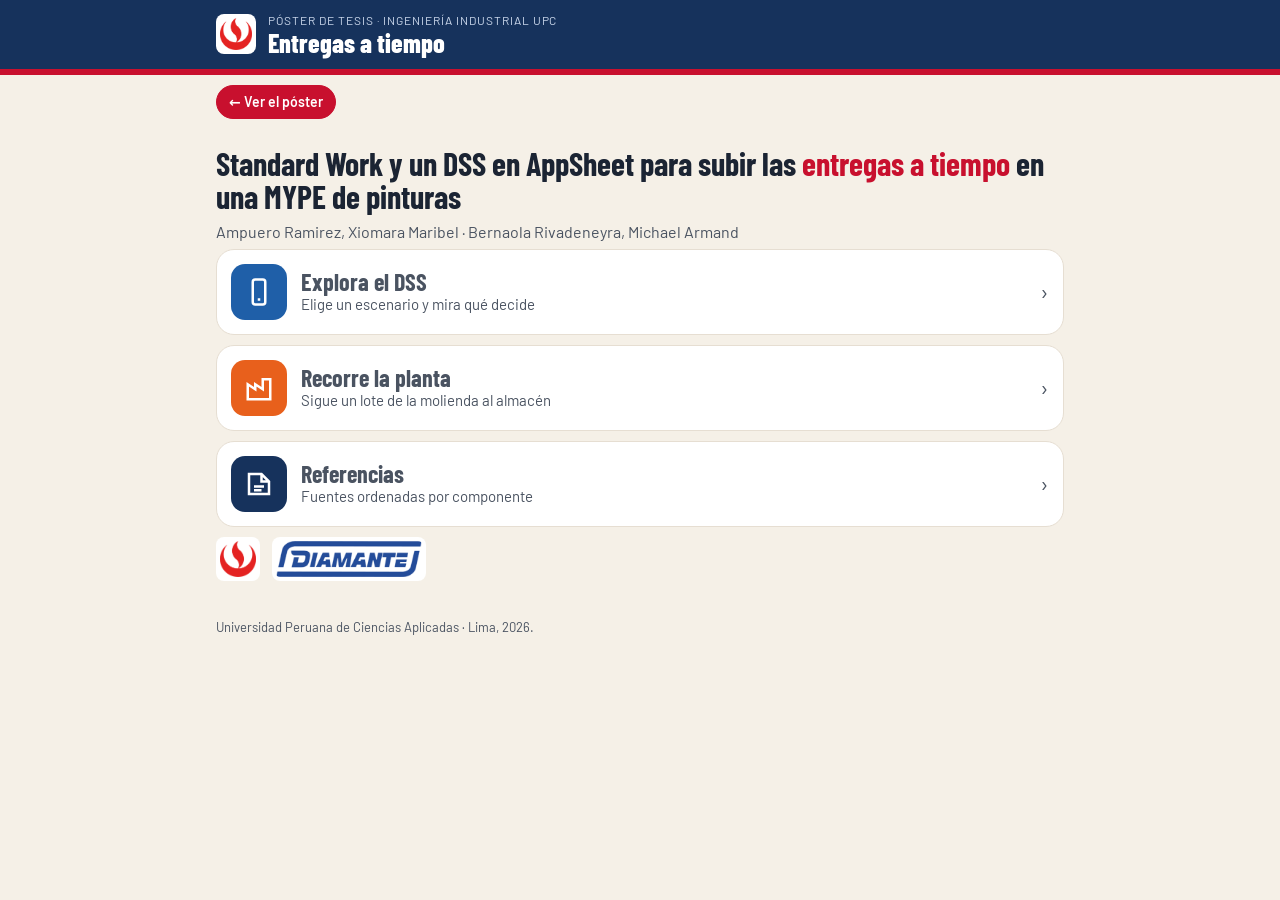
<file: index.html>
<!doctype html>
<html lang="es">
<head>
<meta charset="utf-8">
<meta name="viewport" content="width=device-width, initial-scale=1">
<title>Entregas a tiempo en una MYPE de pinturas</title>
<meta name="description" content="Recursos digitales del póster de tesis UPC: Standard Work y DSS en AppSheet para incrementar el OTD en una MYPE fabricante de pinturas.">
<link rel="preconnect" href="https://fonts.googleapis.com">
<link rel="stylesheet" href="https://fonts.googleapis.com/css2?family=Barlow+Condensed:wght@700;800&family=Barlow:wght@400;500;600;700&display=swap">
<link rel="stylesheet" href="estilo.css">
<style>
.hero{padding:18px 0 6px}
.hero h2{font-family:"Barlow Condensed",sans-serif;font-size:32px;line-height:1.02;margin:0 0 8px}
.hero h2 span{color:var(--red)}
.go{display:flex;gap:14px;align-items:center;text-decoration:none;color:var(--ink);background:#fff;border:1.5px solid var(--line);border-radius:18px;padding:14px;margin-bottom:10px;min-height:84px}
.go .ic{width:56px;height:56px;border-radius:14px;display:flex;align-items:center;justify-content:center;color:#fff;flex-shrink:0}
.go b{display:block;font-family:"Barlow Condensed",sans-serif;font-size:24px;line-height:1.05}
.go span{font-size:15px;color:var(--muted)}
.go .ar{margin-left:auto;font-size:22px;color:var(--muted)}
.logos{display:flex;gap:12px;align-items:center;margin-top:8px}
.logos img{height:44px;background:#fff;border-radius:8px;padding:4px}
</style>
</head>
<body>
<header class="top"><div class="wrap">
<img src="img/logo_upc.png" alt="UPC">
<div class="t"><p class="k">Póster de tesis · Ingeniería Industrial UPC</p><h1>Entregas a tiempo</h1></div>
</div></header>
<main class="wrap">
<nav class="nav" aria-label="Recursos del póster"><a href="poster.pdf" class="back" data-back>← Ver el póster</a></nav>
<div class="hero">
<h2>Standard Work y un DSS en AppSheet para subir las <span>entregas a tiempo</span> en una MYPE de pinturas</h2>
<p style="margin:0;color:var(--muted)">Ampuero Ramirez, Xiomara Maribel · Bernaola Rivadeneyra, Michael Armand</p>
</div>
<a class="go" href="dss.html"><span class="ic" style="background:var(--blue)"><svg viewBox="0 0 24 24" width="30" height="30" fill="none" stroke="currentColor" stroke-width="2" aria-hidden="true"><rect x="7" y="2" width="10" height="20" rx="2"/><path d="M11 18h2"/></svg></span><span><b>Explora el DSS</b><span>Elige un escenario y mira qué decide</span></span><span class="ar" aria-hidden="true">›</span></a>
<a class="go" href="planta.html"><span class="ic" style="background:var(--orange)"><svg viewBox="0 0 24 24" width="30" height="30" fill="none" stroke="currentColor" stroke-width="2" aria-hidden="true"><path d="M3 21V9l6 4V9l6 4V5h6v16z"/></svg></span><span><b>Recorre la planta</b><span>Sigue un lote de la molienda al almacén</span></span><span class="ar" aria-hidden="true">›</span></a>
<a class="go" href="referencias.html"><span class="ic" style="background:var(--navy)"><svg viewBox="0 0 24 24" width="30" height="30" fill="none" stroke="currentColor" stroke-width="2" aria-hidden="true"><path d="M4 4h10l6 6v10H4zM14 4v6h6M8 14h8M8 17h6"/></svg></span><span><b>Referencias</b><span>Fuentes ordenadas por componente</span></span><span class="ar" aria-hidden="true">›</span></a>
<div class="logos"><img src="img/logo_upc.png" alt="UPC"><img src="img/logo_diamante.png" alt="Pinturas Diamante"></div>
<p class="foot">Universidad Peruana de Ciencias Aplicadas · Lima, 2026.</p>
</main>
<script src="back.js"></script>
</body>
</html>
</file>
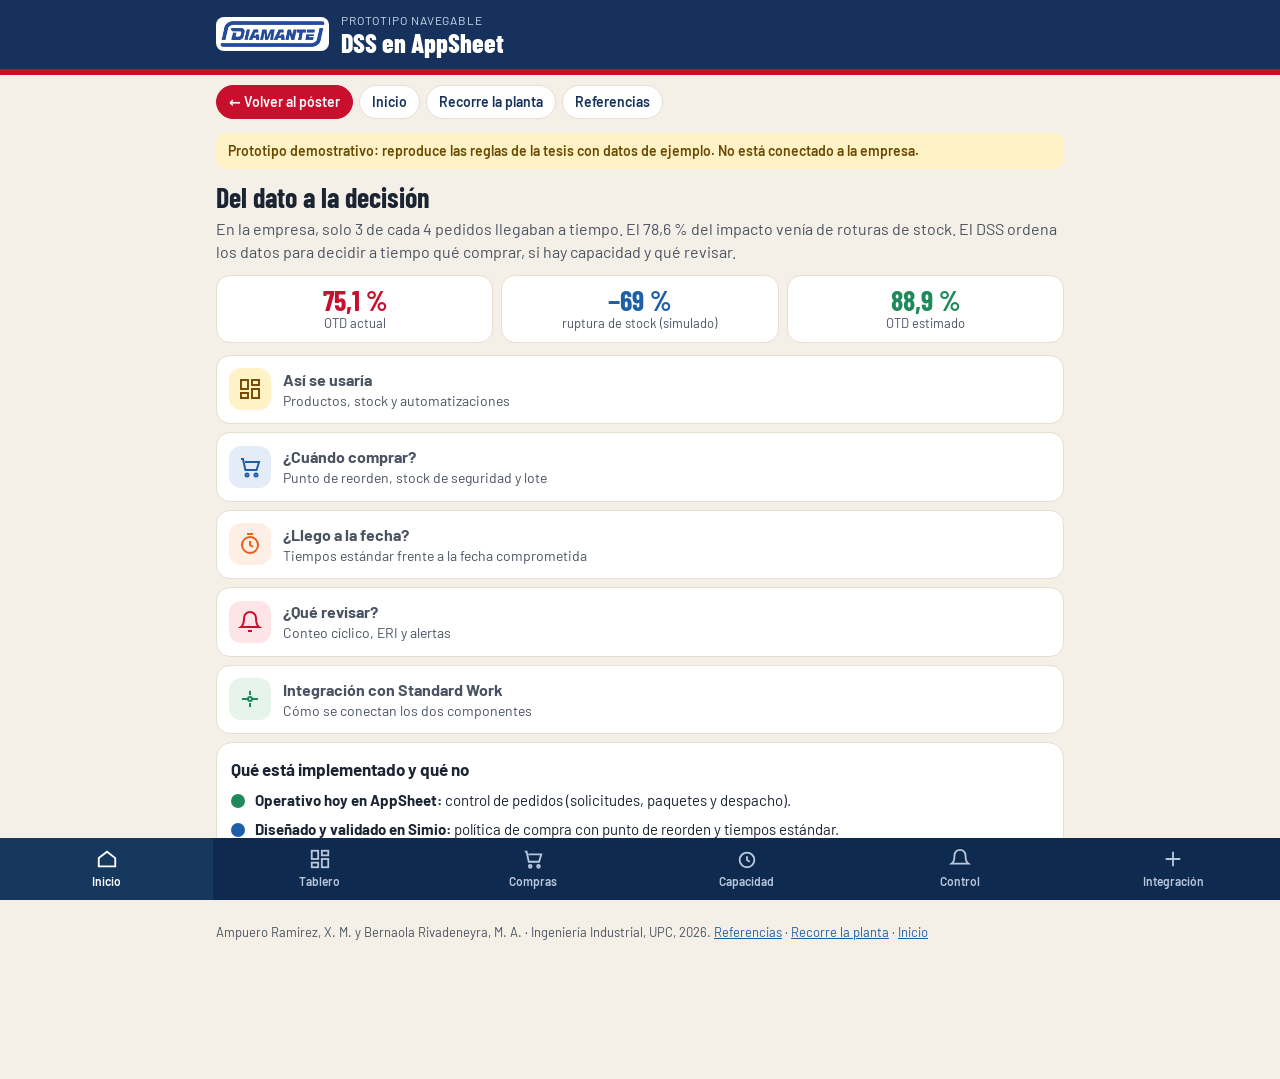
<file: dss.html>
<!doctype html>
<html lang="es">
<head>
<meta charset="utf-8">
<meta name="viewport" content="width=device-width, initial-scale=1">
<title>Explora el DSS</title>
<meta name="description" content="Prototipo demostrativo del sistema de soporte a la decisión (DSS) en AppSheet para la gestión de inventarios de una MYPE de pinturas.">
<link rel="preconnect" href="https://fonts.googleapis.com">
<link rel="stylesheet" href="https://fonts.googleapis.com/css2?family=Barlow+Condensed:wght@700;800&family=Barlow:wght@400;500;600;700&display=swap">
<link rel="stylesheet" href="https://fonts.googleapis.com/css2?family=Material+Symbols+Outlined:opsz,wght,FILL,GRAD@20..48,400,0..1,0&display=block">
<link rel="stylesheet" href="estilo.css">
<style>
body{padding-bottom:84px}
.tabs{position:fixed;left:0;right:0;bottom:0;background:#0E2A4F;display:grid;grid-template-columns:repeat(5,minmax(0,1fr));z-index:5;padding-bottom:env(safe-area-inset-bottom)}
.tabs button{background:none;border:0;color:#B8C7DC;min-height:62px;font-size:12px;font-weight:600;display:flex;flex-direction:column;align-items:center;justify-content:center;gap:3px;cursor:pointer}
.tabs button svg{width:22px;height:22px}
.tabs button[aria-selected="true"]{color:#fff;background:#16385F}
.view{display:none;padding-top:6px}
.view.on{display:block}
h2.v{font-family:"Barlow Condensed",sans-serif;font-size:28px;line-height:1.05;margin:8px 0 4px}
.lead{color:var(--muted);margin:0 0 12px}
.card{background:#fff;border:1.5px solid var(--line);border-radius:16px;padding:14px;margin-bottom:12px}
.kpis{display:grid;grid-template-columns:repeat(3,minmax(0,1fr));gap:8px;margin-bottom:12px}
.kpis div{background:#fff;border-radius:14px;padding:10px 8px;text-align:center;border:1.5px solid var(--line)}
.kpis b{display:block;font-family:"Barlow Condensed",sans-serif;font-size:28px;line-height:1}
.kpis span{font-size:13px;color:var(--muted);line-height:1.2;display:block;margin-top:2px}
.status{display:grid;gap:8px}
.status div{display:flex;gap:10px;align-items:flex-start;font-size:15px}
.dot{width:14px;height:14px;border-radius:50%;flex-shrink:0;margin-top:4px}
.mod{display:flex;gap:12px;align-items:center;width:100%;text-align:left;background:#fff;border:1.5px solid var(--line);border-radius:14px;padding:12px;margin-bottom:8px;cursor:pointer;min-height:64px;color:var(--ink)}
.mod .ic{width:42px;height:42px;border-radius:12px;background:#E3ECF7;color:var(--blue);display:flex;align-items:center;justify-content:center;flex-shrink:0}
.mod b{display:block;font-size:16px}
.mod span{font-size:14px;color:var(--muted)}
label.l{display:flex;justify-content:space-between;align-items:baseline;font-weight:600;margin:10px 0 4px}
label.l output{font-family:"Barlow Condensed",sans-serif;font-size:24px;color:var(--navy)}
input[type=range]{width:100%;accent-color:var(--blue);height:32px}
.bar{position:relative;height:22px;background:#E8EDF4;border-radius:11px;margin:30px 0 26px}
.bar .fill{position:absolute;left:0;top:0;bottom:0;border-radius:11px}
.bar .mk{position:absolute;top:-8px;bottom:-8px;width:3px;background:var(--ink)}
.bar .mk span{position:absolute;top:-22px;left:50%;transform:translateX(-50%);font-size:12px;font-weight:700;white-space:nowrap}
.bar .mk.b span{top:auto;bottom:-22px}
.verdict{border-radius:14px;padding:12px 14px;display:flex;gap:12px;align-items:center}
.verdict b{font-family:"Barlow Condensed",sans-serif;font-size:24px;line-height:1.05;display:block}
.verdict.ok{background:#E6F4EC;color:#145C3C}
.verdict.warn{background:#FFF1D6;color:#7A4D00}
.verdict.bad{background:#FCE4E7;color:#8C0B20}
.seg{display:flex;background:#E8EDF4;border-radius:12px;padding:4px;gap:4px}
.seg button{flex:1;min-height:44px;border:0;border-radius:9px;background:transparent;font-weight:700;color:var(--muted);cursor:pointer}
.seg button[aria-pressed="true"]{background:#fff;color:var(--navy);box-shadow:0 1px 0 rgba(0,0,0,.08)}
.params{display:grid;grid-template-columns:repeat(2,minmax(0,1fr));gap:6px;font-size:14px}
.params div{background:#F4F6FA;border-radius:10px;padding:8px}
.params b{display:block;font-family:"Barlow Condensed",sans-serif;font-size:22px}
.formula{font-family:ui-monospace,Menlo,Consolas,monospace;font-size:14px;background:#F4F6FA;border-radius:10px;padding:8px 10px;overflow-x:auto}
.alert{display:flex;gap:10px;align-items:flex-start;border-left:0;background:#fff;border:1.5px solid var(--line);border-radius:14px;padding:12px;margin-bottom:8px}
.alert .ic{width:36px;height:36px;border-radius:10px;display:flex;align-items:center;justify-content:center;flex-shrink:0}
.flow{display:grid;gap:6px}
.flow .st{display:flex;gap:10px;align-items:center;background:#fff;border:1.5px solid var(--line);border-radius:14px;padding:10px 12px}
.flow .n{width:30px;height:30px;border-radius:50%;color:#fff;font-weight:800;display:flex;align-items:center;justify-content:center;flex-shrink:0;font-family:"Barlow Condensed",sans-serif;font-size:18px}
.flow .ar{text-align:center;color:var(--muted);line-height:1}
table.cmp{width:100%;border-collapse:collapse;font-size:15px}
table.cmp th,table.cmp td{padding:8px 4px;border-bottom:1px solid var(--line);text-align:right}
table.cmp th:first-child,table.cmp td:first-child{text-align:left}
.small{font-size:13px;color:var(--muted)}
.prow{display:grid;grid-template-columns:40px minmax(0,1fr) 64px 76px;gap:8px;align-items:center;background:#F7F5F1;border-radius:12px;padding:6px 8px;margin-bottom:6px}
.prow img{width:40px;height:40px;object-fit:contain}
.prow .ico{width:40px;height:40px;display:flex;align-items:center;justify-content:center;color:var(--muted)}
.prow .pn b{display:block;font-size:14px;line-height:1.15}.prow .pn span{display:block;font-size:12px;color:var(--muted);line-height:1.2}
.prow .pb{position:relative;height:9px;background:#E4E8EE;border-radius:5px}.prow .pb i{position:absolute;left:0;top:0;bottom:0;border-radius:5px}.prow .pb em{position:absolute;top:-4px;height:17px;border-left:2px solid var(--ink)}
.st{font-size:12px;font-weight:700;text-align:center;border-radius:6px;padding:4px 0}.st.ok{background:#E6F4EC;color:#145C3C}.st.wa{background:#FFF1D6;color:#7A4D00}.st.bad{background:#FCE4E7;color:#8C0B20}.st.buy{background:#F2B705;color:#0E2A4F}
.tl{list-style:none;margin:0;padding:0}.tl li{display:grid;grid-template-columns:48px minmax(0,1fr);gap:8px;padding:7px 0;border-bottom:1px solid var(--line);font-size:14px}.tl time{font-weight:700;color:var(--blue)}
.tabs{grid-template-columns:repeat(6,minmax(0,1fr))}
.nav a.back{background:var(--red);color:#fff;border-color:var(--red)}
.ms{font-family:"Material Symbols Outlined";font-weight:normal;font-style:normal;line-height:1;letter-spacing:normal;text-transform:none;white-space:nowrap;-webkit-font-feature-settings:"liga";font-feature-settings:"liga";-webkit-font-smoothing:antialiased;font-size:18px}
.shots-h{display:flex;align-items:center;justify-content:space-between;margin:6px 0 2px}.shots-h h3{margin:0;font-size:19px}
.sbtn{width:40px;height:40px;border-radius:50%;border:1.5px solid var(--line);background:#fff;font-size:24px;line-height:1;cursor:pointer;color:var(--navy);margin-left:6px}
.tg{display:inline-block;font-size:11px;font-weight:700;border-radius:5px;padding:1px 6px;vertical-align:1px}.tg.use{background:#E6F4EC;color:#145C3C}.tg.ref{background:#FFF2C6;color:#6B4A00}
.shots{display:flex;gap:14px;overflow-x:auto;scroll-snap-type:x mandatory;padding:4px 2px 12px;margin-bottom:8px;scrollbar-width:thin}
.shot{flex:0 0 236px;scroll-snap-align:start;margin:0}
.phone{background:#0A0F18;border-radius:30px;padding:8px;box-shadow:0 6px 18px rgba(14,42,79,.18)}
.scr{background:#F4F6FA;border-radius:23px;overflow:hidden;height:456px;display:flex;flex-direction:column;font-size:12px;color:#1B2433;position:relative}
.scr .sb{display:flex;justify-content:space-between;padding:6px 14px 2px;font-size:11px;font-weight:700;background:#1F5FA8;color:#fff}.scr .sb .ms{font-size:12px;letter-spacing:2px}
.abar{background:#1F5FA8;color:#fff;padding:6px 12px 10px;display:flex;align-items:center;gap:8px;font-weight:700;font-size:15px}.abar .r{margin-left:auto}
.abody{flex:1;padding:8px;display:flex;flex-direction:column;gap:6px;overflow:hidden;position:relative}
.anav{display:grid;grid-template-columns:repeat(4,minmax(0,1fr));background:#fff;border-top:1px solid #E1E5EC;font-size:9.5px;color:#6B7380;text-align:center;padding:5px 0 8px}
.anav span{display:flex;flex-direction:column;align-items:center;gap:1px}.anav i{font-size:20px}.anav .on{color:#1F5FA8;font-weight:700}
.chips{display:flex;gap:4px}.chips span{border:1px solid #C8D1DD;border-radius:999px;padding:2px 8px;font-size:11px;background:#fff}.chips .on{background:#1F5FA8;color:#fff;border-color:#1F5FA8}
.li{display:flex;align-items:center;gap:8px;background:#fff;border-radius:9px;padding:7px 8px;box-shadow:0 1px 0 #E1E5EC}.li>div{flex:1;min-width:0}.li b{display:block;font-size:12.5px}.li small{display:block;color:#6B7380;font-size:11px}
.li.pr img{width:30px;height:30px;object-fit:contain}
.pbar{display:block;height:6px;background:#E4E8EE;border-radius:3px;margin-top:4px;position:relative}.pbar em{position:absolute;left:0;top:0;bottom:0;border-radius:3px}
.pl{font-size:10.5px;font-weight:700;border-radius:5px;padding:2px 6px;white-space:nowrap}.pl.ok{background:#E6F4EC;color:#145C3C}.pl.wa{background:#FFF1D6;color:#7A4D00}.pl.bad{background:#FCE4E7;color:#8C0B20}.pl.buy{background:#F2B705;color:#0E2A4F}.pl.in{background:#E3ECF7;color:#123E70}.pl.gr{background:#ECEEF2;color:#4A5361}
.fab{position:absolute;right:10px;bottom:10px;width:42px;height:42px;border-radius:50%;background:#E8601C;color:#fff;display:flex;align-items:center;justify-content:center;box-shadow:0 3px 8px rgba(0,0,0,.2)}.fab .ms{font-size:24px}
.srch{display:flex;align-items:center;gap:6px;background:#fff;border:1px solid #C8D1DD;border-radius:8px;padding:6px 8px;color:#8C95A1}
.hero{display:flex;align-items:center;gap:8px;background:#fff;border-radius:10px;padding:8px 10px}.hero>.ms{font-size:30px;color:#8C95A1}.hero div{flex:1}.hero small{display:block;color:#6B7380}.hero b{font-family:"Barlow Condensed",sans-serif;font-size:24px;line-height:1}
.g2{display:grid;grid-template-columns:1fr 1fr;gap:6px}.g2>div{background:#fff;border-radius:9px;padding:7px 8px}.g2 small{display:block;color:#6B7380;font-size:10.5px}.g2 b{font-family:"Barlow Condensed",sans-serif;font-size:22px;line-height:1.05}.g2 .in{border:2px solid #1F5FA8}
.chart{background:#fff;border-radius:9px;padding:7px 8px}.chart small{color:#6B7380;font-size:10.5px}.chart svg{display:block;width:100%;height:auto;margin-top:4px}.nowrap{white-space:nowrap}
.btn2{margin-top:auto;display:flex;align-items:center;justify-content:center;gap:6px;background:#1F5FA8;color:#fff;border-radius:9px;padding:9px;font-weight:700;font-size:12.5px}
.bot{display:flex;gap:6px;align-items:center;background:#0E2A4F;color:#fff;border-radius:9px;padding:8px;font-size:11.5px}.bot .ms{color:#F2B705;font-size:20px}
.kv{background:#fff;border-radius:9px;padding:6px 8px}.kv small{display:block;color:#6B7380;font-size:10.5px}.kv b{font-size:13px}.kv b.big{font-family:"Barlow Condensed",sans-serif;font-size:26px;color:#1F5FA8}
.row2{margin-top:auto;display:grid;grid-template-columns:1fr 1fr;gap:6px}.row2 .b{display:flex;align-items:center;justify-content:center;gap:4px;border-radius:9px;padding:9px;font-weight:700}.row2 .ok{background:#1E8A5A;color:#fff}.row2 .no{background:#fff;border:1.5px solid #C8D1DD}
.fl{background:#fff;border-radius:9px;padding:6px 8px;border-bottom:2px solid #C8D1DD}.fl small{display:block;color:#6B7380;font-size:10.5px}.fl span{font-weight:600;font-size:12.5px}
.diff{display:flex;align-items:center;gap:6px;background:#FFF1D6;color:#7A4D00;border-radius:9px;padding:7px 8px;font-weight:600;font-size:11.5px}
.scr.lock{background:linear-gradient(160deg,#16325C,#1F5FA8 60%,#E8601C);color:#fff}.scr.lock .sb{background:transparent}
.clock{text-align:center;font-family:"Barlow Condensed",sans-serif;font-size:58px;font-weight:700;line-height:1;margin:22px 0 18px}.clock small{display:block;font-family:Barlow,sans-serif;font-size:13px;font-weight:500}
.notif{margin:0 10px 8px;background:rgba(255,255,255,.93);color:#1B2433;border-radius:14px;padding:9px 10px;font-size:12px}.notif .nh{display:flex;align-items:center;gap:5px;font-size:10.5px;color:#6B7380;margin-bottom:2px}.notif .nh .ms{font-size:15px;color:#E8601C}.notif b{display:block;font-size:12.5px}
figcaption{font-size:13px;color:var(--muted);margin-top:8px;line-height:1.3}figcaption b{display:block;color:var(--ink);font-size:14.5px;margin:3px 0 1px}
.vback{display:inline-flex;align-items:center;gap:6px;background:#E3ECF7;color:var(--navy);border:0;border-radius:999px;padding:8px 14px;font-weight:700;font-size:14px;min-height:40px;cursor:pointer;margin:10px 0 0}
.vback-b{width:100%;margin:6px 0 10px}
</style>
</head>
<body>
<header class="top"><div class="wrap">
<img src="img/logo_diamante.png" alt="Pinturas Diamante" style="height:34px">
<div class="t"><p class="k">Prototipo navegable</p><h1>DSS en AppSheet</h1></div>
</div></header>
<main class="wrap">
<nav class="nav" aria-label="Recursos del póster"><a href="poster.pdf" class="back" data-back>← Volver al póster</a><a href="index.html">Inicio</a><a href="planta.html">Recorre la planta</a><a href="referencias.html">Referencias</a></nav>
<p class="demo" style="margin:4px 0 0">Prototipo demostrativo: reproduce las reglas de la tesis con datos de ejemplo. No está conectado a la empresa.</p>

<section class="view" id="v-tablero" aria-labelledby="h-tablero">
<button type="button" class="vback" data-go="inicio"><span aria-hidden="true">←</span> Volver a Explora el DSS</button>
<h2 class="v" id="h-tablero">Así se usaría el DSS</h2>
<p class="lead">Así se vería la app en AppSheet: las ventanas que usarían el supervisor y el almacenero, el stock de productos y envases, y lo que hacen las automatizaciones.</p>
<div class="shots-h"><h3>Pantallas de la app</h3><span><button type="button" class="sbtn" data-dir="-1" aria-label="Pantalla anterior">‹</button><button type="button" class="sbtn" data-dir="1" aria-label="Pantalla siguiente">›</button></span></div>
<p class="small" style="margin:0 0 8px">Desliza para ver cómo se vería cada ventana. <span class="tg use">En uso</span> módulo que ya existe en la empresa · <span class="tg ref">Referencial</span> diseñado en la tesis. Todas son recreaciones con datos de ejemplo.</p>
<div class="shots" id="shots">

<figure class="shot"><div class="phone"><div class="scr">
<div class="sb"><span>9:41</span><span class="ms">signal_cellular_alt wifi battery_full</span></div>
<div class="abar"><span class="ms">menu</span>Solicitudes<span class="ms r">search</span></div>
<div class="abody">
<div class="chips"><span class="on">Todas</span><span>Pendientes</span><span>Cerradas</span></div>
<div class="li"><div><b>Solicitud 0412</b><small>Cliente A · 18 artículos</small></div><span class="pl ok">Cerrada</span></div>
<div class="li"><div><b>Solicitud 0413</b><small>Cliente B · 7 artículos</small></div><span class="pl wa">Empaque</span></div>
<div class="li"><div><b>Solicitud 0414</b><small>Cliente C · 25 artículos</small></div><span class="pl in">Producción</span></div>
<div class="li"><div><b>Solicitud 0415</b><small>Cliente D · 4 artículos</small></div><span class="pl wa">Empaque</span></div>
<div class="li"><div><b>Solicitud 0416</b><small>Cliente E · 12 artículos</small></div><span class="pl gr">Pendiente</span></div>
<div class="fab"><span class="ms">add</span></div>
</div>
<div class="anav"><span class="on"><i class="ms">receipt_long</i>Solicitudes</span><span><i class="ms">inventory_2</i>Paquetes</span><span><i class="ms">local_shipping</i>Despacho</span><span><i class="ms">monitoring</i>Monitor</span></div>
</div></div><figcaption><span class="tg use">En uso</span><b>Control de pedidos</b>Cada solicitud con su estado, de la producción al despacho.</figcaption></figure>

<figure class="shot"><div class="phone"><div class="scr">
<div class="sb"><span>9:41</span><span class="ms">signal_cellular_alt wifi battery_full</span></div>
<div class="abar"><span class="ms">menu</span>Inventario PT<span class="ms r">filter_list</span></div>
<div class="abody">
<div class="srch"><span class="ms">search</span>Buscar producto</div>
<div class="chips"><span class="on">Clase A</span><span>B</span><span>C</span></div>
<div class="li pr"><img src="img/prod_esmalte.png" alt=""><div><b>Esmalte Franja</b><small>1 gal · blanco</small><i class="pbar"><em style="width:78%;background:#1E8A5A"></em></i></div><span class="pl ok">OK</span></div>
<div class="li pr"><img src="img/prod_latex.png" alt=""><div><b>Látex Franja</b><small>1 gal · blanco</small><i class="pbar"><em style="width:42%;background:#E8A21C"></em></i></div><span class="pl wa">Vigilar</span></div>
<div class="li pr"><img src="img/prod_thinner.png" alt=""><div><b>Thinner acrílico</b><small>1 gal</small><i class="pbar"><em style="width:20%;background:#C8102E"></em></i></div><span class="pl bad">Producir</span></div>
<div class="li pr"><img src="img/prod_esmalte.png" alt=""><div><b>Esmalte Franja</b><small>1/4 gal · negro</small><i class="pbar"><em style="width:64%;background:#1E8A5A"></em></i></div><span class="pl ok">OK</span></div>
</div>
<div class="anav"><span><i class="ms">space_dashboard</i>Tablero</span><span class="on"><i class="ms">inventory</i>Inventario</span><span><i class="ms">shopping_cart</i>Compras</span><span><i class="ms">fact_check</i>Conteo</span></div>
</div></div><figcaption><span class="tg ref">Referencial</span><b>Inventario de producto terminado</b>Stock por clase ABC con semáforo frente al punto de reorden.</figcaption></figure>

<figure class="shot"><div class="phone"><div class="scr">
<div class="sb"><span>9:41</span><span class="ms">signal_cellular_alt wifi battery_full</span></div>
<div class="abar"><span class="ms">arrow_back</span>Envase 1 galón<span class="ms r">edit</span></div>
<div class="abody">
<div class="hero"><span class="ms">deployed_code</span><div><small>Stock actual</small><b class="nowrap">4 000 <small style="display:inline;font-size:14px">und</small></b></div><span class="pl buy">Comprar</span></div>
<div class="g2"><div><small>Stock seguridad</small><b>2 208</b></div><div><small>Punto reorden</small><b>5 055</b></div><div><small>Lote de compra</small><b>4 700</b></div><div><small>Clase</small><b>A</b></div></div>
<div class="chart"><small>Consumo semanal (ejemplo)</small><svg viewBox="0 0 200 54" aria-hidden="true"><polyline fill="none" stroke="#1F5FA8" stroke-width="2.5" points="4,34 30,28 56,38 82,22 108,30 134,18 160,26 196,16"/><line x1="0" y1="44" x2="200" y2="44" stroke="#C8D1DD" stroke-dasharray="3 3"/></svg></div>
<div class="btn2"><span class="ms">add_shopping_cart</span>Generar orden de compra</div>
</div>
<div class="anav"><span><i class="ms">space_dashboard</i>Tablero</span><span class="on"><i class="ms">inventory</i>Inventario</span><span><i class="ms">shopping_cart</i>Compras</span><span><i class="ms">fact_check</i>Conteo</span></div>
</div></div><figcaption><span class="tg ref">Referencial</span><b>Ficha del ítem</b>El DSS calcula stock de seguridad, punto de reorden y lote de compra (valores de la tesis).</figcaption></figure>

<figure class="shot"><div class="phone"><div class="scr">
<div class="sb"><span>9:41</span><span class="ms">signal_cellular_alt wifi battery_full</span></div>
<div class="abar"><span class="ms">arrow_back</span>Orden sugerida<span class="ms r">more_vert</span></div>
<div class="abody">
<div class="bot"><span class="ms">smart_toy</span><span>Bot: stock ≤ punto de reorden</span></div>
<div class="kv"><small>Ítem</small><b>Envase 1 galón</b></div>
<div class="kv"><small>Cantidad sugerida</small><b class="big">4 700 und</b></div>
<div class="kv"><small>Proveedor</small><b>Proveedor A</b><small>menor costo total</small></div>
<div class="kv"><small>Llegada estimada</small><b>Según plazo del proveedor</b></div>
<div class="row2"><span class="b ok"><span class="ms">check</span>Aprobar</span><span class="b no"><span class="ms">edit</span>Ajustar</span></div>
</div>
<div class="anav"><span><i class="ms">space_dashboard</i>Tablero</span><span><i class="ms">inventory</i>Inventario</span><span class="on"><i class="ms">shopping_cart</i>Compras</span><span><i class="ms">fact_check</i>Conteo</span></div>
</div></div><figcaption><span class="tg ref">Referencial</span><b>Orden de compra sugerida</b>El bot propone la compra; el supervisor aprueba o ajusta.</figcaption></figure>

<figure class="shot"><div class="phone"><div class="scr">
<div class="sb"><span>9:41</span><span class="ms">signal_cellular_alt wifi battery_full</span></div>
<div class="abar"><span class="ms">close</span>Conteo cíclico<span class="ms r">photo_camera</span></div>
<div class="abody">
<div class="fl"><small>Ítem</small><span>Esmalte Franja 1 gal · blanco</span></div>
<div class="fl"><small>Ubicación</small><span>Almacén PT · rack 2</span></div>
<div class="g2"><div><small>Según sistema</small><b>120</b></div><div class="in"><small>Contado</small><b>118</b></div></div>
<div class="diff"><span class="ms">error</span>Diferencia: −2 und · se registra el ajuste</div>
<div class="fl"><small>Responsable</small><span>Almacenero</span></div>
<div class="btn2"><span class="ms">save</span>Guardar conteo</div>
</div>
<div class="anav"><span><i class="ms">space_dashboard</i>Tablero</span><span><i class="ms">inventory</i>Inventario</span><span><i class="ms">shopping_cart</i>Compras</span><span class="on"><i class="ms">fact_check</i>Conteo</span></div>
</div></div><figcaption><span class="tg ref">Referencial</span><b>Conteo cíclico</b>Se cuenta desde el celular; las diferencias alimentan el ERI.</figcaption></figure>

<figure class="shot"><div class="phone"><div class="scr">
<div class="sb"><span>9:41</span><span class="ms">signal_cellular_alt wifi battery_full</span></div>
<div class="abar"><span class="ms">menu</span>Tablero<span class="ms r">refresh</span></div>
<div class="abody">
<div class="g2"><div><small>Ítems para reponer</small><b style="color:#C8102E">2</b></div><div><small>ERI último conteo</small><b style="color:#1F5FA8">95,8 %</b></div></div>
<div class="chart"><small>Pedidos a tiempo por mes (ejemplo)</small><svg viewBox="0 0 200 64" aria-hidden="true"><g fill="#B9C6D8"><rect x="8" y="22" width="22" height="38" rx="3"/><rect x="40" y="18" width="22" height="42" rx="3"/><rect x="72" y="20" width="22" height="40" rx="3"/></g><g fill="#1E8A5A"><rect x="104" y="12" width="22" height="48" rx="3"/><rect x="136" y="9" width="22" height="51" rx="3"/><rect x="168" y="7" width="22" height="53" rx="3"/></g></svg></div>
<div class="li"><div><b>Alertas de hoy</b><small>1 compra · 1 producción · 1 conteo</small></div><span class="pl wa">3</span></div>
<div class="li"><div><b>Órdenes por aprobar</b><small>Envase 1 galón · 4 700 und</small></div><span class="pl buy">1</span></div>
</div>
<div class="anav"><span class="on"><i class="ms">space_dashboard</i>Tablero</span><span><i class="ms">inventory</i>Inventario</span><span><i class="ms">shopping_cart</i>Compras</span><span><i class="ms">fact_check</i>Conteo</span></div>
</div></div><figcaption><span class="tg ref">Referencial</span><b>Tablero del supervisor</b>Lo que hay que decidir hoy, en una sola pantalla.</figcaption></figure>

<figure class="shot"><div class="phone"><div class="scr lock">
<div class="sb"><span>9:41</span><span class="ms">signal_cellular_alt wifi battery_full</span></div>
<div class="clock">8:02<small>lunes</small></div>
<div class="notif"><div class="nh"><span class="ms">notifications_active</span>DSS Diamante · ahora</div><b>Envase 1 galón bajo el punto de reorden</b><span>Orden sugerida de 4 700 und lista para aprobar.</span></div>
<div class="notif"><div class="nh"><span class="ms">mail</span>Correo · 08:01</div><b>Resumen diario de inventario</b><span>2 ítems para reponer · 1 conteo pendiente.</span></div>
</div></div><figcaption><span class="tg ref">Referencial</span><b>Alerta automática</b>Apps Script envía el aviso al celular y por correo.</figcaption></figure>

</div>

<div class="kpis"><div><b style="color:var(--red)">2</b><span>ítems para reponer</span></div><div><b style="color:var(--orange)">3</b><span>alertas hoy</span></div><div><b style="color:var(--blue)">95,8 %</b><span>ERI del último conteo</span></div></div>
<div class="card" style="padding:10px">
<h3 style="margin:0 0 8px;font-size:17px">Stock frente al punto de reorden</h3>
<div class="prow"><img src="img/prod_esmalte.png" alt=""><div class="pn"><b>Esmalte sintético Franja</b><span>Producto terminado · 1 gal</span></div><div class="pb"><i style="width:78%;background:var(--green)"></i></div><span class="st ok">Disponible</span></div>
<div class="prow"><img src="img/prod_latex.png" alt=""><div class="pn"><b>Látex Franja</b><span>Producto terminado · 1 gal</span></div><div class="pb"><i style="width:42%;background:#E8A21C"></i></div><span class="st wa">Vigilar</span></div>
<div class="prow"><img src="img/prod_thinner.png" alt=""><div class="pn"><b>Thinner acrílico Franja</b><span>Producto terminado · 1 gal</span></div><div class="pb"><i style="width:20%;background:var(--red)"></i></div><span class="st bad">Producir</span></div>
<div class="prow" style="border:2px solid #F2B705"><span class="ico"><svg viewBox="0 0 24 24" width="26" height="26" fill="none" stroke="currentColor" stroke-width="2" aria-hidden="true"><path d="M12 3l8 4.5v9L12 21l-8-4.5v-9z"/><path d="M12 12l8-4.5M12 12v9M12 12L4 7.5"/></svg></span><div class="pn"><b>Envase 1 galón</b><span>Materia prima · 4&#160;000 und · ROP 5&#160;055</span></div><div class="pb"><i style="width:38%;background:var(--red)"></i><em style="left:48%"></em></div><span class="st buy">Comprar</span></div>
</div>
<div class="card" style="padding:10px">
<h3 style="margin:0 0 8px;font-size:17px">Automatizaciones del día (ejemplo)</h3>
<ol class="tl">
<li><time>08:00</time><span><b>Conteo cíclico</b> de ítems clase A registrado en el celular.</span></li>
<li><time>08:01</time><span><b>Bot de AppSheet</b> detecta que el envase de 1 galón está bajo el punto de reorden.</span></li>
<li><time>08:01</time><span><b>Apps Script</b> elige al proveedor de menor costo total y arma una orden sugerida de 4&#160;700 und.</span></li>
<li><time>08:02</time><span><b>Alerta</b> al supervisor con la orden pendiente.</span></li>
<li><time>09:15</time><span><b>El supervisor aprueba</b>. El DSS sugiere; la persona decide.</span></li>
</ol>
</div>
<button type="button" class="btn vback-b" data-go="inicio"><span aria-hidden="true">←</span> Volver a Explora el DSS</button>
</section>

<section class="view on" id="v-inicio" aria-labelledby="h-inicio">
<h2 class="v" id="h-inicio">Del dato a la decisión</h2>
<p class="lead">En la empresa, solo 3 de cada 4 pedidos llegaban a tiempo. El 78,6 % del impacto venía de roturas de stock. El DSS ordena los datos para decidir a tiempo qué comprar, si hay capacidad y qué revisar.</p>
<div class="kpis"><div><b style="color:var(--red)">75,1 %</b><span>OTD actual</span></div><div><b style="color:var(--blue)">−69 %</b><span>ruptura de stock (simulado)</span></div><div><b style="color:var(--green)">88,9 %</b><span>OTD estimado</span></div></div>
<button class="mod" data-go="tablero"><span class="ic" style="background:#FFF2C6;color:#7A4D00"><svg viewBox="0 0 24 24" width="24" height="24" fill="none" stroke="currentColor" stroke-width="2" aria-hidden="true"><rect x="3" y="3" width="7" height="9"/><rect x="14" y="3" width="7" height="5"/><rect x="14" y="12" width="7" height="9"/><rect x="3" y="16" width="7" height="5"/></svg></span><span><b>Así se usaría</b><span>Productos, stock y automatizaciones</span></span></button>
<button class="mod" data-go="compras"><span class="ic"><svg viewBox="0 0 24 24" width="24" height="24" fill="none" stroke="currentColor" stroke-width="2" aria-hidden="true"><circle cx="9" cy="20" r="1.5"/><circle cx="18" cy="20" r="1.5"/><path d="M3 4h2l2.4 11h11.2L21 7H7"/></svg></span><span><b>¿Cuándo comprar?</b><span>Punto de reorden, stock de seguridad y lote</span></span></button>
<button class="mod" data-go="capacidad"><span class="ic" style="background:#FDEFE6;color:var(--orange)"><svg viewBox="0 0 24 24" width="24" height="24" fill="none" stroke="currentColor" stroke-width="2" aria-hidden="true"><circle cx="12" cy="13" r="8"/><path d="M12 9v4l3 2M9 2h6"/></svg></span><span><b>¿Llego a la fecha?</b><span>Tiempos estándar frente a la fecha comprometida</span></span></button>
<button class="mod" data-go="control"><span class="ic" style="background:#FCE4E7;color:var(--red)"><svg viewBox="0 0 24 24" width="24" height="24" fill="none" stroke="currentColor" stroke-width="2" aria-hidden="true"><path d="M6 8a6 6 0 1 1 12 0c0 7 3 9 3 9H3s3-2 3-9M10 21h4"/></svg></span><span><b>¿Qué revisar?</b><span>Conteo cíclico, ERI y alertas</span></span></button>
<button class="mod" data-go="integra"><span class="ic" style="background:#E6F4EC;color:var(--green)"><svg viewBox="0 0 24 24" width="24" height="24" fill="none" stroke="currentColor" stroke-width="2" aria-hidden="true"><path d="M4 12h6M14 12h6M10 12a2 2 0 1 0 4 0 2 2 0 1 0-4 0M12 4v4M12 16v4"/></svg></span><span><b>Integración con Standard Work</b><span>Cómo se conectan los dos componentes</span></span></button>
<div class="card" style="margin-top:8px">
<h3 style="margin:0 0 8px;font-size:17px">Qué está implementado y qué no</h3>
<div class="status">
<div><span class="dot" style="background:var(--green)"></span><span><b>Operativo hoy en AppSheet:</b> control de pedidos (solicitudes, paquetes y despacho).</span></div>
<div><span class="dot" style="background:var(--blue)"></span><span><b>Diseñado y validado en Simio:</b> política de compra con punto de reorden y tiempos estándar.</span></div>
<div><span class="dot" style="background:#C9A227"></span><span><b>Diseñado en la tesis:</b> pronóstico por CV², conteo cíclico, ERI, alertas y tablero. Aquí se muestran como referencia.</span></div>
</div>
</div>
</section>

<section class="view" id="v-compras" aria-labelledby="h-compras">
<button type="button" class="vback" data-go="inicio"><span aria-hidden="true">←</span> Volver a Explora el DSS</button>
<h2 class="v" id="h-compras">¿Cuándo comprar envases?</h2>
<p class="lead">Ítem validado en la tesis: envase de 1 galón para esmalte sintético Franja. Mueve el stock y mira la decisión.</p>
<div class="card">
<label class="l" for="stk">Stock disponible <output id="stk-o">6 500 und</output></label>
<input id="stk" type="range" min="0" max="12000" step="100" value="6500">
<div style="margin-top:6px"><span class="small" style="font-weight:600">¿Hay una orden en camino?</span>
<div class="seg" role="group" aria-label="Orden en camino" style="margin-top:4px"><button type="button" id="oc0" aria-pressed="true">No</button><button type="button" id="oc1" aria-pressed="false">Sí, 4 700 und</button></div></div>
<div class="bar" aria-hidden="true"><div class="fill" id="fill"></div><div class="mk" id="mk-ss"><span>SS 2 208</span></div><div class="mk b" id="mk-rop"><span>ROP 5 055</span></div></div>
<div class="verdict" id="vrd" role="status" aria-live="polite"></div>
<p class="small" id="cov" style="margin:8px 0 0"></p>
</div>
<div class="card">
<h3 style="margin:0 0 8px;font-size:17px">Parámetros calculados en la tesis</h3>
<div class="params">
<div><b>85 406</b>demanda anual 2025</div><div><b>12 días</b>plazo del proveedor</div>
<div><b>95 %</b>nivel de servicio (Z = 1,645)</div><div><b>S/ 65 · S/ 0,50</b>costo de pedir · mantener</div>
<div><b>2 208 und</b>stock de seguridad</div><div><b>5 055 und</b>punto de reorden</div>
</div>
<p class="formula" style="margin:10px 0 0">ROP = d̄ × L + SS<br>EOQ = √(2·D·S / H) = 4&#160;710<br>Q ajustado = 4&#160;700 und</p>
<p class="small" style="margin:8px 0 0">La regla compara stock disponible más órdenes en camino con el ROP. La orden queda como propuesta: una persona la aprueba antes de emitirla.</p>
</div>
<button type="button" class="btn vback-b" data-go="inicio"><span aria-hidden="true">←</span> Volver a Explora el DSS</button>
</section>

<section class="view" id="v-capacidad" aria-labelledby="h-capacidad">
<button type="button" class="vback" data-go="inicio"><span aria-hidden="true">←</span> Volver a Explora el DSS</button>
<h2 class="v" id="h-capacidad">¿Llego a la fecha comprometida?</h2>
<p class="lead">El DSS usa el tiempo estándar por lote del Standard Work para comparar la carga pendiente con el tiempo disponible hasta la fecha del pedido. Prueba cambiar entre «Actual» y «Standard Work».</p>
<div class="card">
<span class="small" style="font-weight:600">Método de trabajo</span>
<div class="seg" role="group" aria-label="Método de trabajo" style="margin-top:4px"><button type="button" id="m0" aria-pressed="false">Actual · 7,52 h/lote</button><button type="button" id="m1" aria-pressed="true">Standard Work · 6,70 h/lote</button></div>
<label class="l" for="ots">Lotes pendientes antes del nuevo pedido <output id="ots-o">3</output></label>
<input id="ots" type="range" min="0" max="8" step="1" value="3">
<label class="l" for="dias">Días hábiles hasta la fecha comprometida <output id="dias-o">5</output></label>
<input id="dias" type="range" min="1" max="5" step="1" value="5">
<label class="l" for="hd">Horas productivas por día <output id="hd-o">7 h</output></label>
<input id="hd" type="range" min="4" max="10" step="1" value="7">
<div class="params" style="margin-top:10px">
<div><b id="td">32 h</b>tiempo disponible T<sub>D</sub></div><div><b id="cl">33,5 h</b>carga C<sub>L</sub> con el nuevo lote</div>
</div>
<div class="verdict" id="vcap" role="status" aria-live="polite" style="margin-top:10px"></div>
<p class="formula" style="margin:10px 0 0">H = T<sub>D</sub> − C<sub>L</sub> · C<sub>L</sub> = Σ T<sub>L</sub></p>
<p class="small" style="margin:8px 0 0">Tiempos por lote: ciclo neto medio por OT simulado en Simio (As-Is 7,52 h; To-Be base 6,70 h). Horas por día, lotes y umbral de «riesgo» (holgura menor a un lote) son valores de ejemplo.</p>
</div>
<button type="button" class="btn vback-b" data-go="inicio"><span aria-hidden="true">←</span> Volver a Explora el DSS</button>
</section>

<section class="view" id="v-control" aria-labelledby="h-control">
<button type="button" class="vback" data-go="inicio"><span aria-hidden="true">←</span> Volver a Explora el DSS</button>
<h2 class="v" id="h-control">¿Qué revisar hoy?</h2>
<p class="lead">El control cierra el ciclo: verifica que el stock del sistema sea el real antes de decidir.</p>
<div class="card">
<h3 style="margin:0 0 4px;font-size:17px">Exactitud del registro de inventario (ERI)</h3>
<label class="l" for="reg">Stock registrado <output id="reg-o">1 200 und</output></label>
<input id="reg" type="range" min="100" max="3000" step="50" value="1200">
<label class="l" for="fis">Conteo físico <output id="fis-o">1 150 und</output></label>
<input id="fis" type="range" min="0" max="3000" step="10" value="1150">
<div class="verdict ok" id="veri" role="status" aria-live="polite" style="margin-top:10px"></div>
<p class="formula" style="margin:10px 0 0">ERI = (1 − |físico − registrado| / registrado) × 100</p>
</div>
<h3 style="margin:14px 0 8px;font-size:18px">Alertas que contempla el diseño</h3>
<div class="alert"><span class="ic" style="background:#FCE4E7;color:var(--red)"><svg viewBox="0 0 24 24" width="22" height="22" fill="none" stroke="currentColor" stroke-width="2" aria-hidden="true"><path d="M12 3l10 18H2zM12 10v5M12 18h.01"/></svg></span><div><b>Stock en el punto de reorden</b><div class="small">Propone una orden por Q; espera aprobación.</div></div></div>
<div class="alert"><span class="ic" style="background:#FFF1D6;color:#7A4D00"><svg viewBox="0 0 24 24" width="22" height="22" fill="none" stroke="currentColor" stroke-width="2" aria-hidden="true"><circle cx="12" cy="12" r="9"/><path d="M12 7v5l3 2"/></svg></span><div><b>Pedido sin capacidad a tiempo</b><div class="small">Avisa cuando la holgura hasta la fecha comprometida es negativa.</div></div></div>
<div class="alert"><span class="ic" style="background:#E3ECF7;color:var(--blue)"><svg viewBox="0 0 24 24" width="22" height="22" fill="none" stroke="currentColor" stroke-width="2" aria-hidden="true"><rect x="5" y="11" width="14" height="10" rx="2"/><path d="M8 11V8a4 4 0 0 1 8 0v3"/></svg></span><div><b>Diferencia en el conteo cíclico</b><div class="small">Bloquea el registro hasta verificarlo físicamente.</div></div></div>
<p class="small">Conteo cíclico: los ítems A se cuentan con más frecuencia que los B, y estos más que los C. Toda alerta queda registrada para seguimiento.</p>
<button type="button" class="btn vback-b" data-go="inicio"><span aria-hidden="true">←</span> Volver a Explora el DSS</button>
</section>

<section class="view" id="v-integra" aria-labelledby="h-integra">
<button type="button" class="vback" data-go="inicio"><span aria-hidden="true">←</span> Volver a Explora el DSS</button>
<h2 class="v" id="h-integra">Un solo flujo de datos</h2>
<p class="lead">El Standard Work estabiliza el proceso y entrega tiempos confiables; el DSS los usa junto con el inventario para decidir.</p>
<div class="flow">
<div class="st"><span class="n" style="background:var(--orange)">1</span><span><b>Standard Work + 5S</b><br><span class="small">SOP, tiempo estándar Westinghouse, control visual</span></span></div>
<div class="ar" aria-hidden="true">↓</div>
<div class="st"><span class="n" style="background:var(--orange)">2</span><span><b>Tiempo estándar por lote</b><br><span class="small">Capacidad, carga y holgura por línea</span></span></div>
<div class="ar" aria-hidden="true">↓</div>
<div class="st"><span class="n" style="background:var(--blue)">3</span><span><b>DSS en AppSheet</b><br><span class="small">Pedidos, inventario, OT y proveedores</span></span></div>
<div class="ar" aria-hidden="true">↓</div>
<div class="st"><span class="n" style="background:var(--blue)">4</span><span><b>Decisiones con validación humana</b><br><span class="small">Comprar, producir, controlar</span></span></div>
<div class="ar" aria-hidden="true">↓</div>
<div class="st"><span class="n" style="background:var(--green)">5</span><span><b>Entregas a tiempo</b><br><span class="small">OTD estimado 88,9 % (rango 83,7–92,3 %)</span></span></div>
</div>
<div class="card" style="margin-top:12px">
<h3 style="margin:0 0 6px;font-size:17px">Resultados de la validación en Simio</h3>
<table class="cmp"><thead><tr><th>Indicador</th><th>As-Is</th><th>To-Be</th></tr></thead><tbody>
<tr><td>Ruptura de stock</td><td>9,14 %</td><td><b>2,82 %</b></td></tr>
<tr><td>Nivel de servicio</td><td>91,80 %</td><td><b>97,66 %</b></td></tr>
<tr><td>Ciclo neto por OT</td><td>7,52 h</td><td><b>6,70 h</b></td></tr>
<tr><td>OTD (estimado)</td><td>75,1 %</td><td><b>88,9 %</b></td></tr>
</tbody></table>
<p class="small" style="margin:8px 0 0">IC 95 %: 540 réplicas (inventario) y 30 réplicas de 365 días (proceso).</p>
</div>
<button type="button" class="btn vback-b" data-go="inicio"><span aria-hidden="true">←</span> Volver a Explora el DSS</button>
</section>
<p class="foot">Ampuero Ramirez, X. M. y Bernaola Rivadeneyra, M. A. · Ingeniería Industrial, UPC, 2026. <a href="referencias.html">Referencias</a> · <a href="planta.html">Recorre la planta</a> · <a href="index.html">Inicio</a></p>
</main>
<nav class="tabs" role="tablist" aria-label="Módulos del DSS">
<button role="tab" data-go="inicio" aria-selected="true"><svg viewBox="0 0 24 24" fill="none" stroke="currentColor" stroke-width="2" aria-hidden="true"><path d="M3 11l9-7 9 7v9H3z"/></svg>Inicio</button>
<button role="tab" data-go="tablero" aria-selected="false"><svg viewBox="0 0 24 24" fill="none" stroke="currentColor" stroke-width="2" aria-hidden="true"><rect x="3" y="3" width="7" height="9"/><rect x="14" y="3" width="7" height="5"/><rect x="14" y="12" width="7" height="9"/><rect x="3" y="16" width="7" height="5"/></svg>Tablero</button>
<button role="tab" data-go="compras" aria-selected="false"><svg viewBox="0 0 24 24" fill="none" stroke="currentColor" stroke-width="2" aria-hidden="true"><circle cx="9" cy="20" r="1.5"/><circle cx="18" cy="20" r="1.5"/><path d="M3 4h2l2.4 11h11.2L21 7H7"/></svg>Compras</button>
<button role="tab" data-go="capacidad" aria-selected="false"><svg viewBox="0 0 24 24" fill="none" stroke="currentColor" stroke-width="2" aria-hidden="true"><circle cx="12" cy="13" r="8"/><path d="M12 9v4l3 2"/></svg>Capacidad</button>
<button role="tab" data-go="control" aria-selected="false"><svg viewBox="0 0 24 24" fill="none" stroke="currentColor" stroke-width="2" aria-hidden="true"><path d="M6 8a6 6 0 1 1 12 0c0 7 3 9 3 9H3s3-2 3-9"/></svg>Control</button>
<button role="tab" data-go="integra" aria-selected="false"><svg viewBox="0 0 24 24" fill="none" stroke="currentColor" stroke-width="2" aria-hidden="true"><path d="M4 12h16M12 4v16"/></svg>Integración</button>
</nav>
<script>
var nf=new Intl.NumberFormat('es-PE');
function fmt(n){return String(Math.round(n)).replace(/\B(?=(\d{3})+(?!\d))/g,'\u00a0')}
function go(id,nopush){document.querySelectorAll('.view').forEach(function(v){v.classList.toggle('on',v.id==='v-'+id)});document.querySelectorAll('.tabs button').forEach(function(b){b.setAttribute('aria-selected',b.dataset.go===id)});window.scrollTo(0,0);if(!nopush&&(location.hash||'#inicio').slice(1)!==id){try{history.pushState(null,'','#'+id)}catch(e){}}}
document.querySelectorAll('[data-go]').forEach(function(b){b.addEventListener('click',function(){go(b.dataset.go)})});
var SS=2208,ROP=5055,Q=4700,MAX=12000,DAILY=85406/365;
var stk=document.getElementById('stk'),oc=0,oc0=document.getElementById('oc0'),oc1=document.getElementById('oc1');
function seg(a,b,on){a.setAttribute('aria-pressed',on===0);b.setAttribute('aria-pressed',on===1)}
document.getElementById('oc0').onclick=function(){oc=0;seg(oc0,oc1,0);compras()};
document.getElementById('oc1').onclick=function(){oc=1;seg(oc0,oc1,1);compras()};
function compras(){var s=+stk.value,pos=s+(oc?Q:0);document.getElementById('stk-o').textContent=fmt(s)+' und';
var f=document.getElementById('fill');f.style.width=(s/MAX*100)+'%';f.style.background=s<=SS?'#C8102E':(s<=ROP?'#E8A21C':'#1E8A5A');
document.getElementById('mk-ss').style.left=(SS/MAX*100)+'%';document.getElementById('mk-rop').style.left=(ROP/MAX*100)+'%';
var v=document.getElementById('vrd');
if(pos<=ROP){v.className='verdict bad';v.innerHTML='<div><b>Proponer orden de compra: '+fmt(Q)+' und</b>Stock más órdenes en camino ('+fmt(pos)+') está en o bajo el ROP. Pendiente de aprobación.</div>'}
else if(s<=ROP){v.className='verdict warn';v.innerHTML='<div><b>Sin nueva orden</b>El stock está bajo el ROP, pero la orden en camino ya lo cubre ('+fmt(pos)+' und).</div>'}
else{v.className='verdict ok';v.innerHTML='<div><b>Sin acción</b>Stock por encima del punto de reorden.</div>'}
document.getElementById('cov').textContent='Cobertura aproximada: '+Math.floor(s/DAILY)+' días de demanda promedio (dato de ejemplo).'}
stk.addEventListener('input',compras);compras();
var tl=6.70,m0=document.getElementById('m0'),m1=document.getElementById('m1');
m0.onclick=function(){tl=7.52;seg(m0,m1,0);cap()};m1.onclick=function(){tl=6.70;seg(m0,m1,1);cap()};
['ots','dias','hd'].forEach(function(id){document.getElementById(id).addEventListener('input',cap)});
function one(n){return n.toFixed(1).replace('.',',')}
function cap(){var ots=+document.getElementById('ots').value,d=+document.getElementById('dias').value,h=+document.getElementById('hd').value;
document.getElementById('ots-o').textContent=ots;document.getElementById('dias-o').textContent=d;document.getElementById('hd-o').textContent=h+' h';
var TD=d*h,CL=(ots+1)*tl,H=TD-CL;document.getElementById('td').textContent=TD+' h';document.getElementById('cl').textContent=one(CL)+' h';
var v=document.getElementById('vcap');
if(H<0){v.className='verdict bad';v.innerHTML='<div><b>Sin capacidad · holgura '+one(H).replace('-','−')+' h</b>El pedido no entra a tiempo: reprogramar o negociar la fecha.</div>'}
else if(H<tl){v.className='verdict warn';v.innerHTML='<div><b>Riesgo · holgura '+one(H)+' h</b>Entra, pero no queda margen para otro lote.</div>'}
else{v.className='verdict ok';v.innerHTML='<div><b>Disponible · holgura '+one(H)+' h</b>Hay capacidad para cumplir la fecha comprometida.</div>'}}
cap();
var reg=document.getElementById('reg'),fis=document.getElementById('fis');
function eri(){var r=+reg.value,f=+fis.value;document.getElementById('reg-o').textContent=fmt(r)+' und';document.getElementById('fis-o').textContent=fmt(f)+' und';
var e=Math.max(0,(1-Math.abs(f-r)/r)*100);var v=document.getElementById('veri');
if(f===r){v.className='verdict ok';v.innerHTML='<div><b>ERI 100 %</b>El registro coincide con el conteo.</div>'}
else{v.className='verdict warn';v.innerHTML='<div><b>ERI '+e.toFixed(1).replace('.',',')+' % · diferencia '+fmt(Math.abs(f-r))+' und</b>Registro bloqueado hasta verificar físicamente.</div>'}}
reg.addEventListener('input',eri);fis.addEventListener('input',eri);eri();
function fromHash(){var h=(location.hash||'#inicio').slice(1);if(['inicio','tablero','compras','capacidad','control','integra'].indexOf(h)>=0)go(h,true)}window.addEventListener('hashchange',fromHash);fromHash();
</script>
<script>document.querySelectorAll(".sbtn").forEach(function(b){b.onclick=function(){var t=document.getElementById("shots");t.scrollBy({left:(+b.dataset.dir)*250,behavior:"smooth"})}})</script>
<script src="back.js"></script>
</body>
</html>
</file>
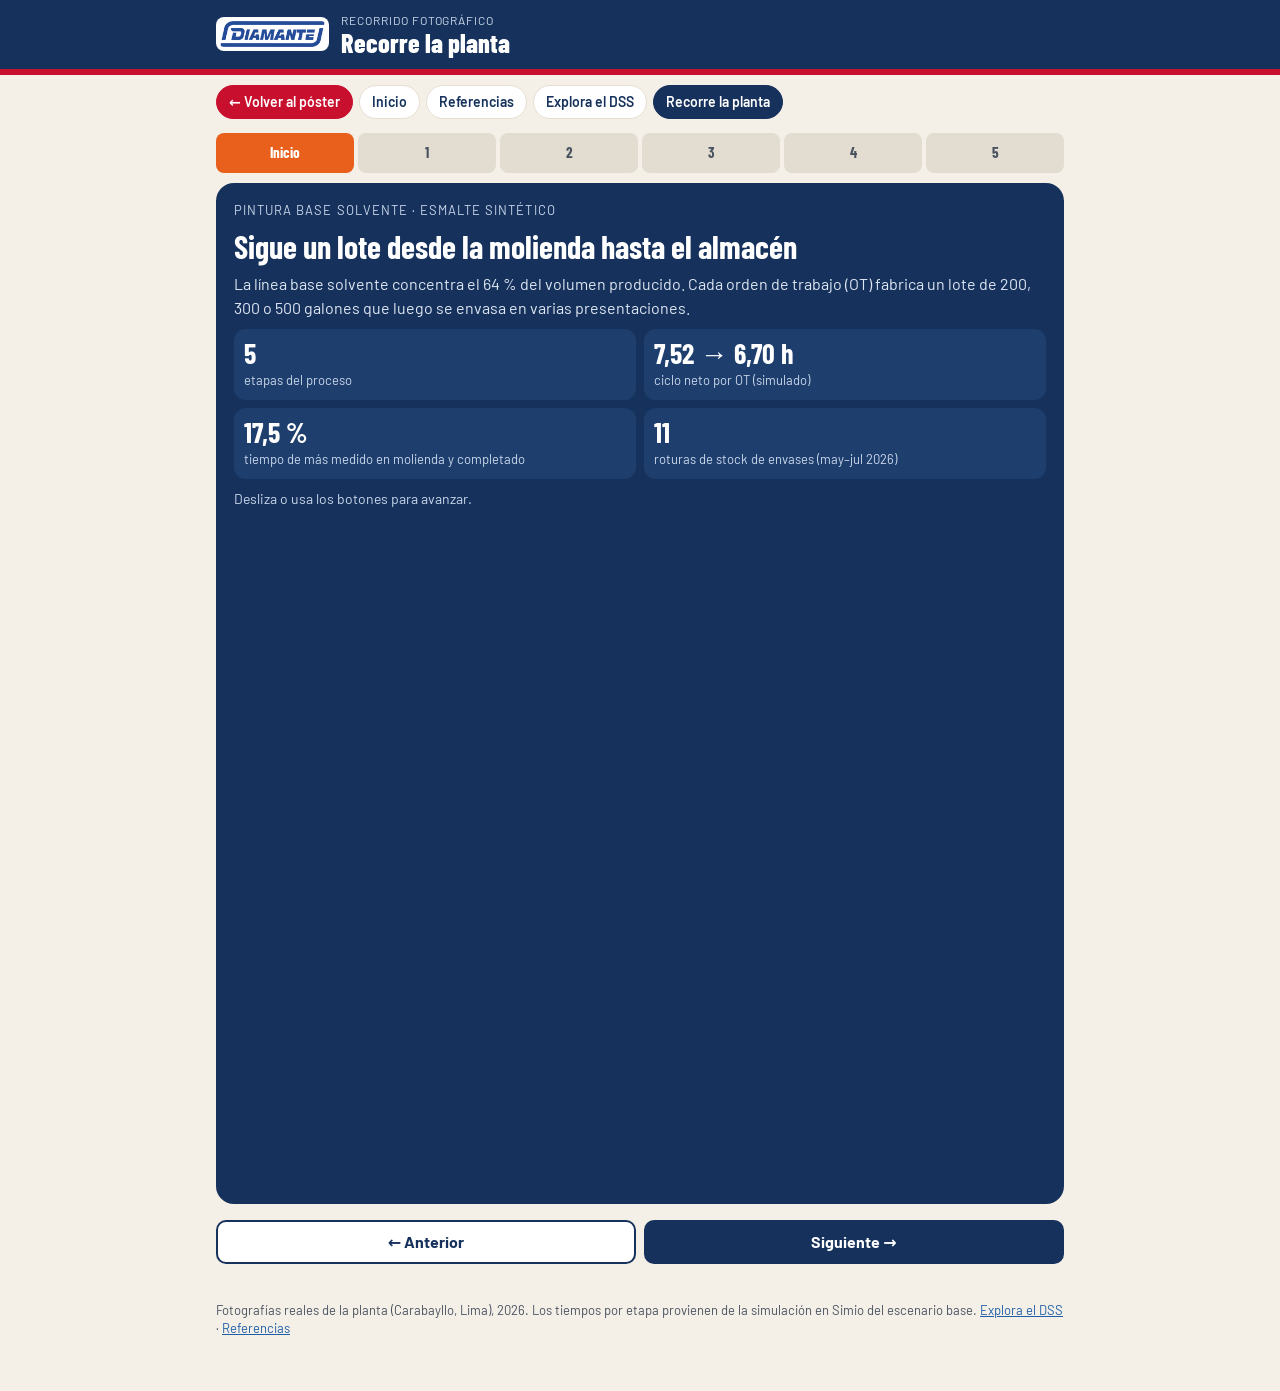
<file: planta.html>
<!doctype html>
<html lang="es">
<head>
<meta charset="utf-8">
<meta name="viewport" content="width=device-width, initial-scale=1">
<title>Recorre la planta</title>
<meta name="description" content="Recorrido fotográfico del proceso de pintura base solvente en una MYPE peruana: molienda, completado, envasado, empaquetado y almacenado.">
<link rel="preconnect" href="https://fonts.googleapis.com">
<link rel="stylesheet" href="https://fonts.googleapis.com/css2?family=Barlow+Condensed:wght@700;800&family=Barlow:wght@400;500;600;700&display=swap">
<link rel="stylesheet" href="estilo.css">
<style>
.prog{display:grid;grid-template-columns:repeat(6,minmax(0,1fr));gap:4px;margin:4px 0 10px}
.prog button{height:40px;border:0;border-radius:8px;background:#E3DCD0;color:var(--muted);font-weight:700;font-family:"Barlow Condensed",sans-serif;font-size:15px;cursor:pointer}
.prog button[aria-current="step"]{background:var(--orange);color:#fff}
.track{display:flex;overflow-x:auto;scroll-snap-type:x mandatory;gap:12px;scrollbar-width:none;padding-bottom:4px}
.track::-webkit-scrollbar{display:none}
.step{flex:0 0 100%;scroll-snap-align:start;background:var(--card);border:1.5px solid var(--line);border-radius:18px;overflow:hidden}
.ph{position:relative;aspect-ratio:3/4;max-height:58vh;width:100%;background:#ddd}
.ph img{width:100%;height:100%;object-fit:cover;display:block}
.ph .n{position:absolute;left:12px;top:12px;background:var(--orange);color:#fff;font-family:"Barlow Condensed",sans-serif;font-weight:800;font-size:26px;width:48px;height:48px;border-radius:50%;display:flex;align-items:center;justify-content:center;border:3px solid #fff}
.ph .alt{position:absolute;right:10px;bottom:10px;display:flex;gap:6px}
.ph .alt button{width:56px;height:56px;border-radius:10px;border:3px solid #fff;padding:0;overflow:hidden;cursor:pointer;background:#ccc}
.ph .alt img{width:100%;height:100%;object-fit:cover}
.body{padding:14px}
.body h2{margin:0;font-family:"Barlow Condensed",sans-serif;font-size:30px;line-height:1}
.body .what{margin:6px 0 10px}
.tag{display:flex;gap:10px;align-items:flex-start;border-radius:12px;padding:10px 12px;margin-top:8px;font-size:15px}
.tag b{display:block}
.sw{background:#FDEFE6;color:#7A3008}.dss{background:#E3ECF7;color:#123E70}.nc{background:#F1EEE8;color:#4A5361}
.navb{display:flex;gap:8px;margin:12px 0}
.navb .btn{flex:1}
.intro{background:var(--navy);color:#fff;border-radius:18px;padding:18px;display:flex;flex-direction:column;gap:10px;flex:0 0 100%;scroll-snap-align:start}
.intro h2{margin:0;font-family:"Barlow Condensed",sans-serif;font-size:32px;line-height:1.02}
.intro .kp{display:grid;grid-template-columns:repeat(2,minmax(0,1fr));gap:8px}
.intro .kp div{background:#1E3F6E;border-radius:12px;padding:10px}
.intro .kp b{display:block;font-family:"Barlow Condensed",sans-serif;font-size:28px;line-height:1}
.intro .kp span{font-size:13px;color:#C9D6EA}
.s5{background:#E6F4EC;color:#145C3C}
.steps{background:#FFF7F1;border:1.5px solid #F6C8AA;border-radius:12px;padding:10px;margin:4px 0 6px}
.steps .sh{display:flex;justify-content:space-between;gap:8px;font-weight:700;font-size:14px;color:#7A3008;margin-bottom:6px;flex-wrap:wrap}
.steps .sh span{font-weight:600;font-size:12px;color:var(--muted);display:flex;gap:6px;align-items:center}
.steps i{display:inline-block;height:8px;border-radius:4px}.steps .sh i{width:14px}
.k1{background:#B9AFA1}.k2{background:var(--orange)}
.srow{display:grid;grid-template-columns:26px minmax(0,1fr) 52px;gap:8px;align-items:center;padding:5px 0;border-top:1px solid #F3DCCB}
.sn{width:24px;height:24px;border-radius:50%;background:var(--orange);color:#fff;font-weight:800;display:flex;align-items:center;justify-content:center;font-size:13px}
.st1{font-size:14px;font-weight:600;margin-bottom:3px}
.sb{height:8px;margin:2px 0}.sb i{height:8px;display:block}
.sv{text-align:right;line-height:1.1}.sv b{display:block;font-size:14px;color:#6B7380}.sv span{font-size:14px;font-weight:800;color:var(--orange)}
.snote{font-size:12px;color:var(--muted);margin:6px 0 0}
</style>
</head>
<body>
<header class="top"><div class="wrap">
<img src="img/logo_diamante.png" alt="Pinturas Diamante" style="height:34px">
<div class="t"><p class="k">Recorrido fotográfico</p><h1>Recorre la planta</h1></div>
</div></header>
<main class="wrap">
<nav class="nav" aria-label="Recursos del póster"><a href="poster.pdf" class="back" data-back>← Volver al póster</a><a href="index.html">Inicio</a><a href="referencias.html">Referencias</a><a href="dss.html">Explora el DSS</a><a href="planta.html" aria-current="page">Recorre la planta</a></nav>
<div class="prog" id="prog" role="group" aria-label="Etapas del recorrido"></div>
<div class="track" id="track">
<section class="intro" aria-label="Inicio del recorrido">
<p class="k" style="margin:0;font-size:13px;letter-spacing:.08em;color:#C9D6EA">PINTURA BASE SOLVENTE · ESMALTE SINTÉTICO</p>
<h2>Sigue un lote desde la molienda hasta el almacén</h2>
<p style="margin:0;color:#DDE6F2">La línea base solvente concentra el 64 % del volumen producido. Cada orden de trabajo (OT) fabrica un lote de 200, 300 o 500 galones que luego se envasa en varias presentaciones.</p>
<div class="kp"><div><b>5</b><span>etapas del proceso</span></div><div><b>7,52 → 6,70 h</b><span>ciclo neto por OT (simulado)</span></div><div><b>17,5 %</b><span>tiempo de más medido en molienda y completado</span></div><div><b>11</b><span>roturas de stock de envases (may–jul 2026)</span></div></div>
<p style="margin:0;font-size:14px;color:#C9D6EA">Desliza o usa los botones para avanzar.</p>
</section>
</div>
<div class="navb"><button class="btn" id="prev" type="button">← Anterior</button><button class="btn primary" id="next" type="button">Siguiente →</button></div>
<p class="foot">Fotografías reales de la planta (Carabayllo, Lima), 2026. Los tiempos por etapa provienen de la simulación en Simio del escenario base. <a href="dss.html">Explora el DSS</a> · <a href="referencias.html">Referencias</a></p>
</main>
<script>
var S=[
{n:'Molienda',img:['img/molienda.jpg','img/molienda2.jpg'],what:'Se cargan los materiales en el tanque, el dispersor muele la mezcla y al final se filtra y se limpia el equipo.',steps:[['Agregar materiales',17.3,11],['Mezcla (dispersión)',83.3,74],['Filtrado y limpieza',40.4,38]],tags:[['sw','Standard Work en esta etapa','SOP con la secuencia de pasos, control visual de calidad y tiempo estándar. Tiempo neto simulado: 2,31 → 1,89 h por OT (−18,2 %).']]},
{n:'Completado',img:['img/completado.jpg'],what:'Se agregan los materiales restantes y se completa la mezcla hasta lograr el color y la viscosidad del producto.',steps:[['Agregar materiales',67.9,50],['Mezcla',43.4,35]],tags:[['sw','Standard Work en esta etapa','SOP, control visual de grano y viscosidad, y tiempo estándar. Tiempo neto simulado −17,7 %.']]},
{n:'Envasado',img:['img/envasado.jpg'],what:'La pintura baja desde el completado y se llena envase por envase desde la válvula de descarga.',tags:[['dss','Aquí impacta el DSS','Sin envases la estación se detiene: hubo 11 roturas de stock en tres meses. El DSS dispara la compra en el punto de reorden (5 055 und).']]},
{n:'Empaquetado',img:['img/empaquetado.jpg'],what:'Las latas se agrupan por presentación, se separan con cartón y se envuelven con film para su traslado.',tags:[]},
{n:'Almacenado',img:['img/almacen.jpg','img/almacen2.jpg'],what:'El producto terminado se apila en pallets por familia en el almacén, listo para el picking y el despacho.',tags:[['dss','Aquí impacta el DSS','Visibilidad del stock de producto terminado, conteo cíclico por clase ABC y alertas antes de comprometer un pedido.']]}
];
function stepsHtml(st){if(!st)return '';var mx=Math.max.apply(null,st.map(function(x){return x[1]}));return '<div class="steps"><div class="sh">Paso a paso (min por lote)<span><i class="k1"></i>hoy <i class="k2"></i>referencia estándar</span></div>'+st.map(function(x,i){return '<div class="srow"><span class="sn">'+(i+1)+'</span><div><div class="st1">'+x[0]+'</div><div class="sb"><i class="k1" style="width:'+(x[1]/mx*100)+'%"></i></div><div class="sb"><i class="k2" style="width:'+(x[2]/mx*100)+'%"></i></div></div><div class="sv"><b>'+String(x[1]).replace('.',',')+'</b><span>'+x[2]+'</span></div></div>'}).join('')+'<p class="snote">Promedio observado frente al mínimo observado (esmalte sintético Franja blanco).</p></div>'}
var track=document.getElementById('track');
S.forEach(function(s,i){var el=document.createElement('section');el.className='step';el.setAttribute('aria-label','Etapa '+(i+1)+': '+s.n);
var alt=s.img.length>1?'<div class="alt">'+s.img.map(function(src,j){return '<button type="button" aria-label="Ver foto '+(j+1)+' de '+s.n+'" data-src="'+src+'"><img src="'+src+'" alt=""></button>'}).join('')+'</div>':'';
el.innerHTML='<div class="ph"><img src="'+s.img[0]+'" alt="'+s.n+' en la planta" loading="lazy"><span class="n">'+(i+1)+'</span>'+alt+'</div><div class="body"><h2>'+s.n+'</h2><p class="what">'+s.what+'</p>'+stepsHtml(s.steps)+'<div class="tag s5"><span><b>5S en esta área</b>Clasificar, ordenar y limpiar: herramientas en su lugar y pasillos despejados.</span></div>'+s.tags.map(function(t){return '<div class="tag '+t[0]+'"><span><b>'+t[1]+'</b>'+t[2]+'</span></div>'}).join('')+'</div>';
track.appendChild(el);
el.querySelectorAll('.alt button').forEach(function(b){b.onclick=function(){el.querySelector('.ph > img').src=b.dataset.src}})});
var prog=document.getElementById('prog'),labels=['Inicio'].concat(S.map(function(s,i){return String(i+1)}));
labels.forEach(function(l,i){var b=document.createElement('button');b.type='button';b.textContent=l;b.setAttribute('aria-label',i?('Etapa '+i+': '+S[i-1].n):'Inicio');b.onclick=function(){to(i)};prog.appendChild(b)});
function cur(){return Math.round(track.scrollLeft/(track.clientWidth+12))}
function to(i){i=Math.max(0,Math.min(labels.length-1,i));track.scrollTo({left:i*(track.clientWidth+12),behavior:'smooth'})}
function mark(){var c=cur();prog.querySelectorAll('button').forEach(function(b,i){if(i===c)b.setAttribute('aria-current','step');else b.removeAttribute('aria-current')});document.getElementById('prev').disabled=false;document.getElementById('next').textContent=c===labels.length-1?'Volver al inicio':'Siguiente →'}
document.getElementById('prev').onclick=function(){to(cur()-1)};
document.getElementById('next').onclick=function(){var c=cur();to(c===labels.length-1?0:c+1)};
var t;track.addEventListener('scroll',function(){clearTimeout(t);t=setTimeout(mark,60)});mark();
</script>
<script src="back.js"></script>
</body>
</html>
</file>
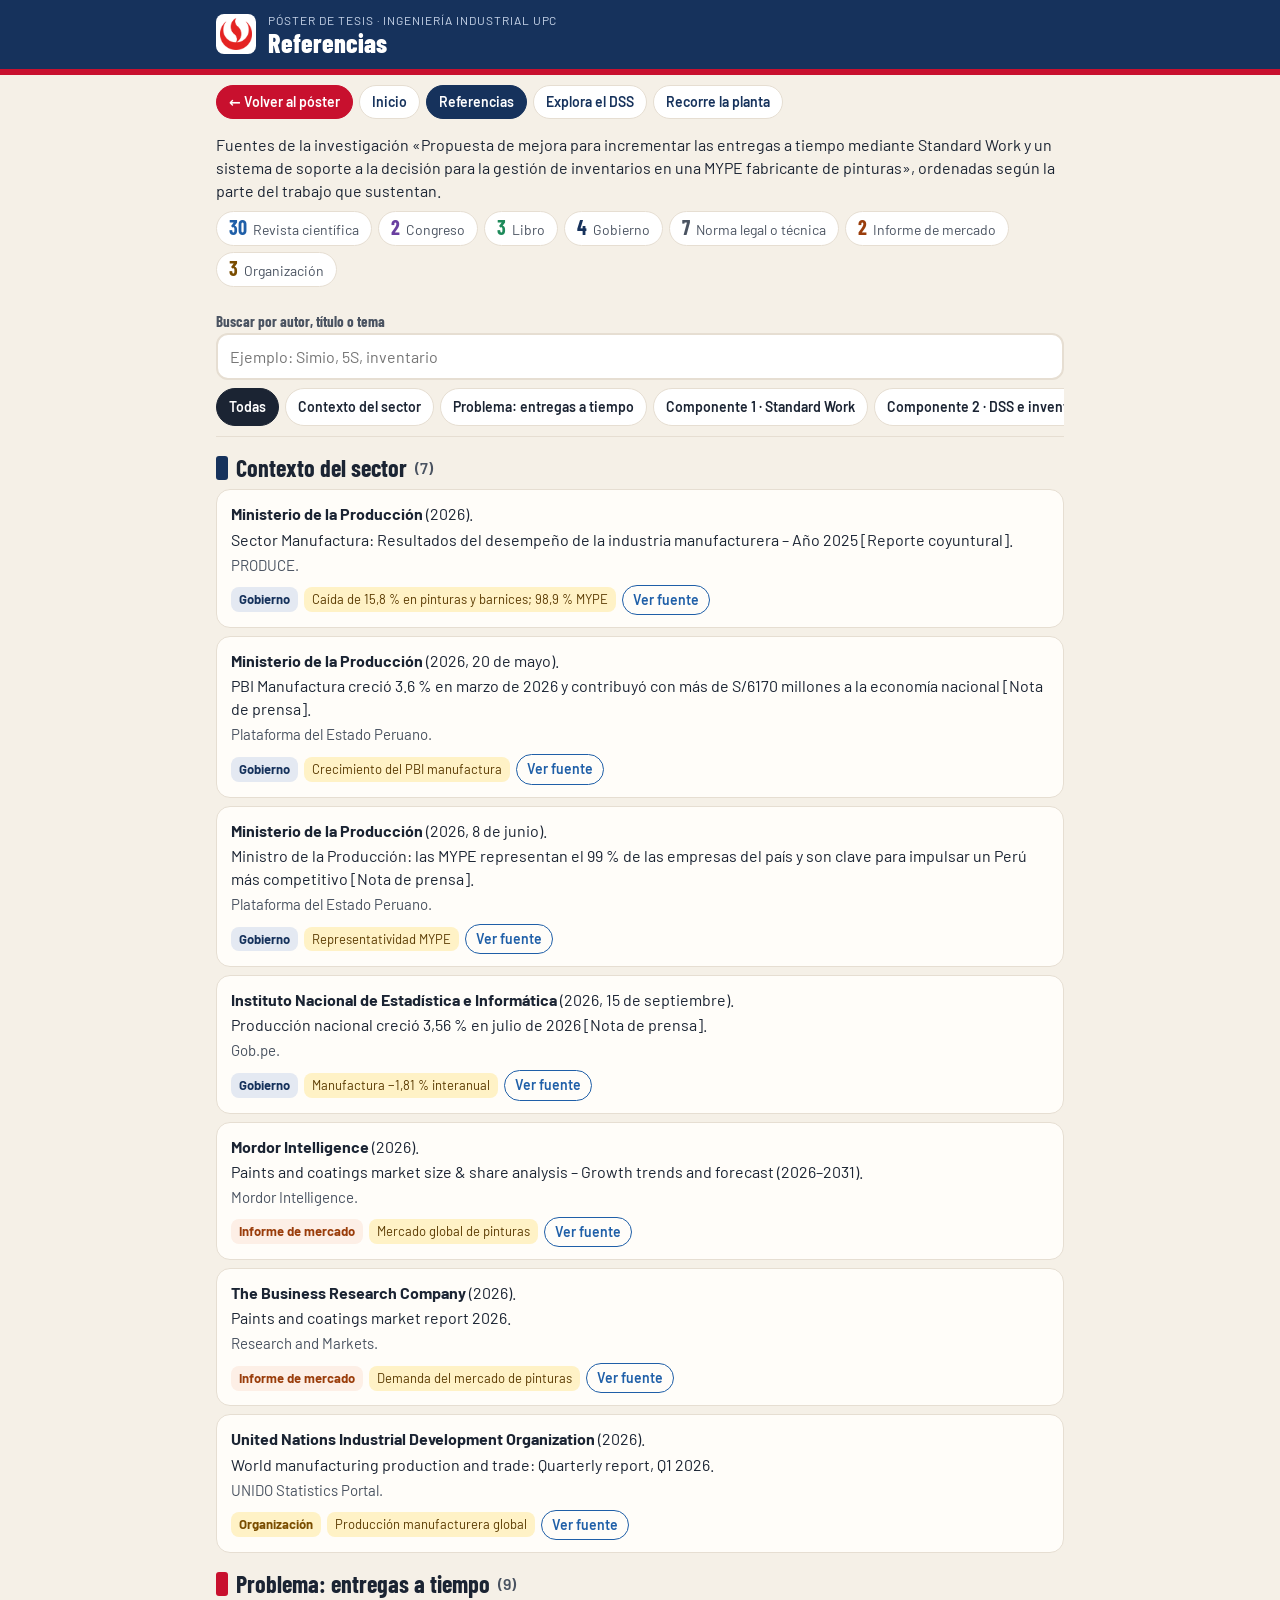
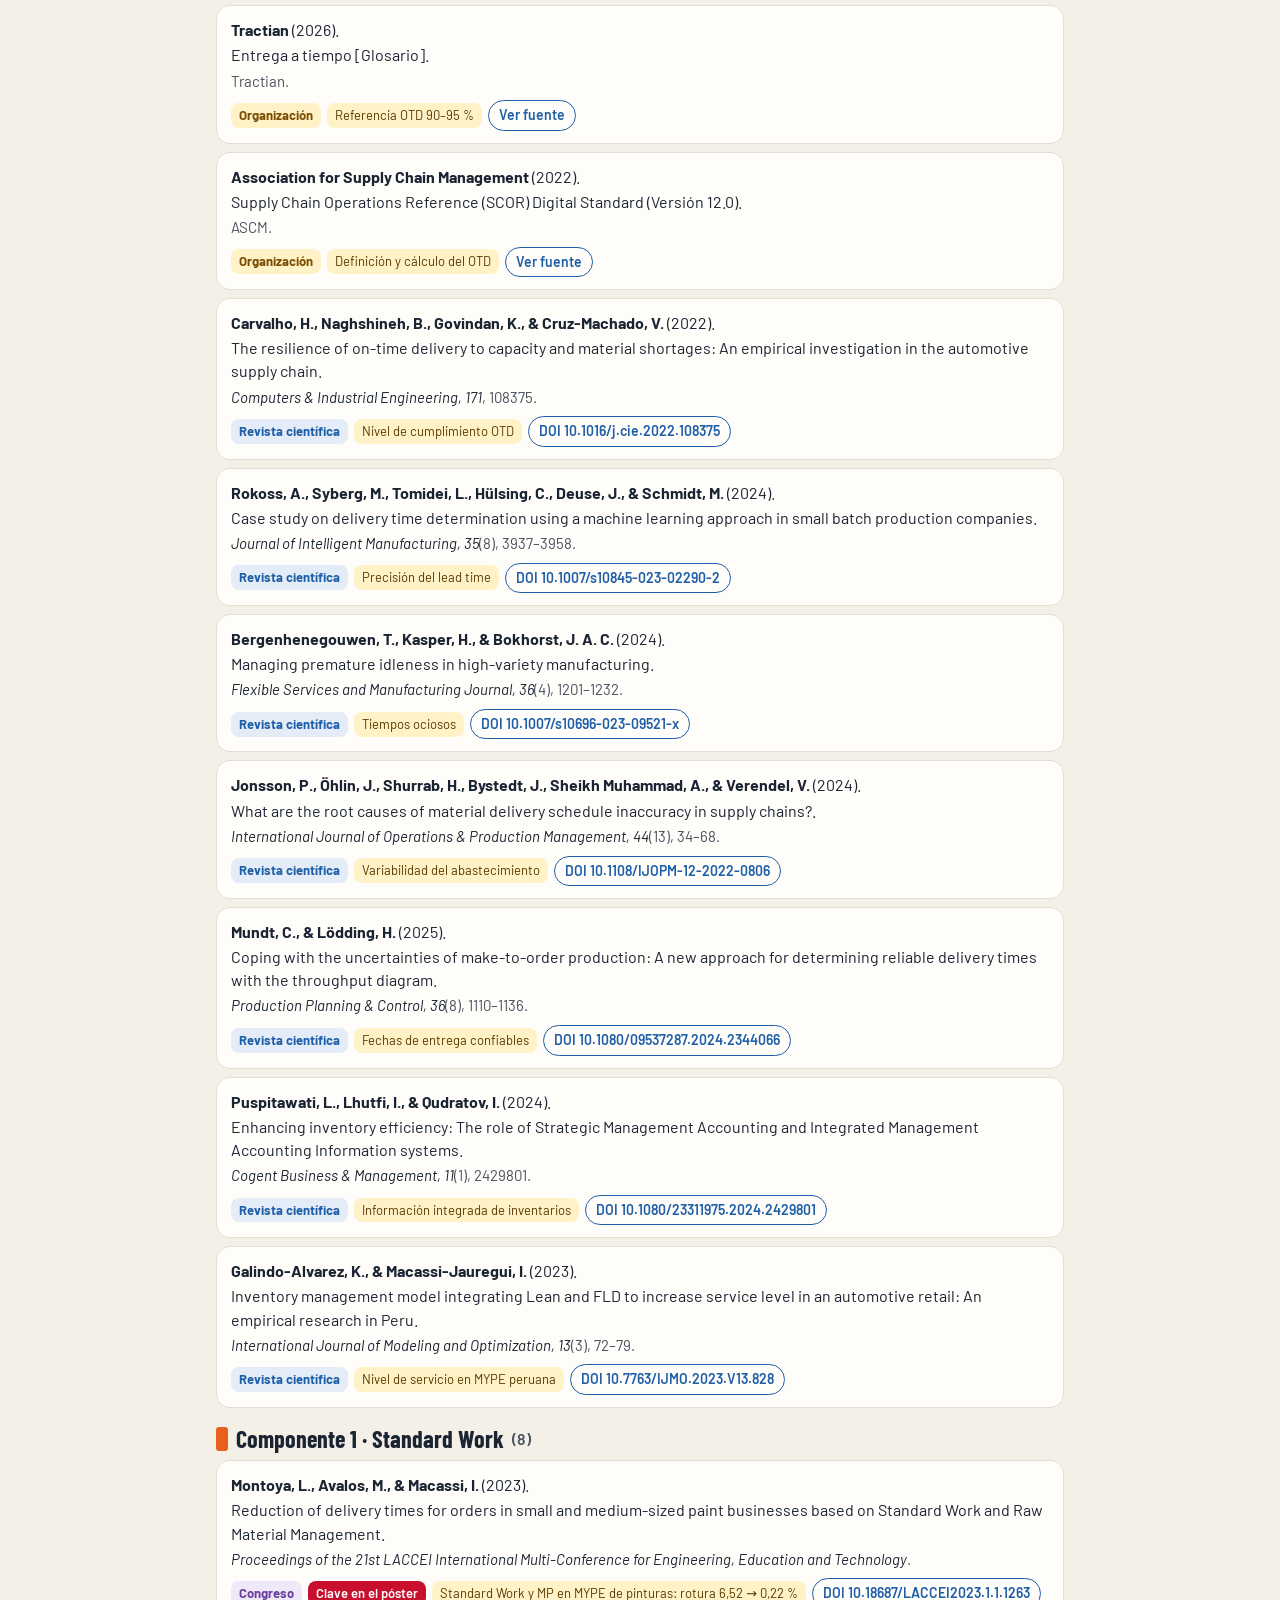
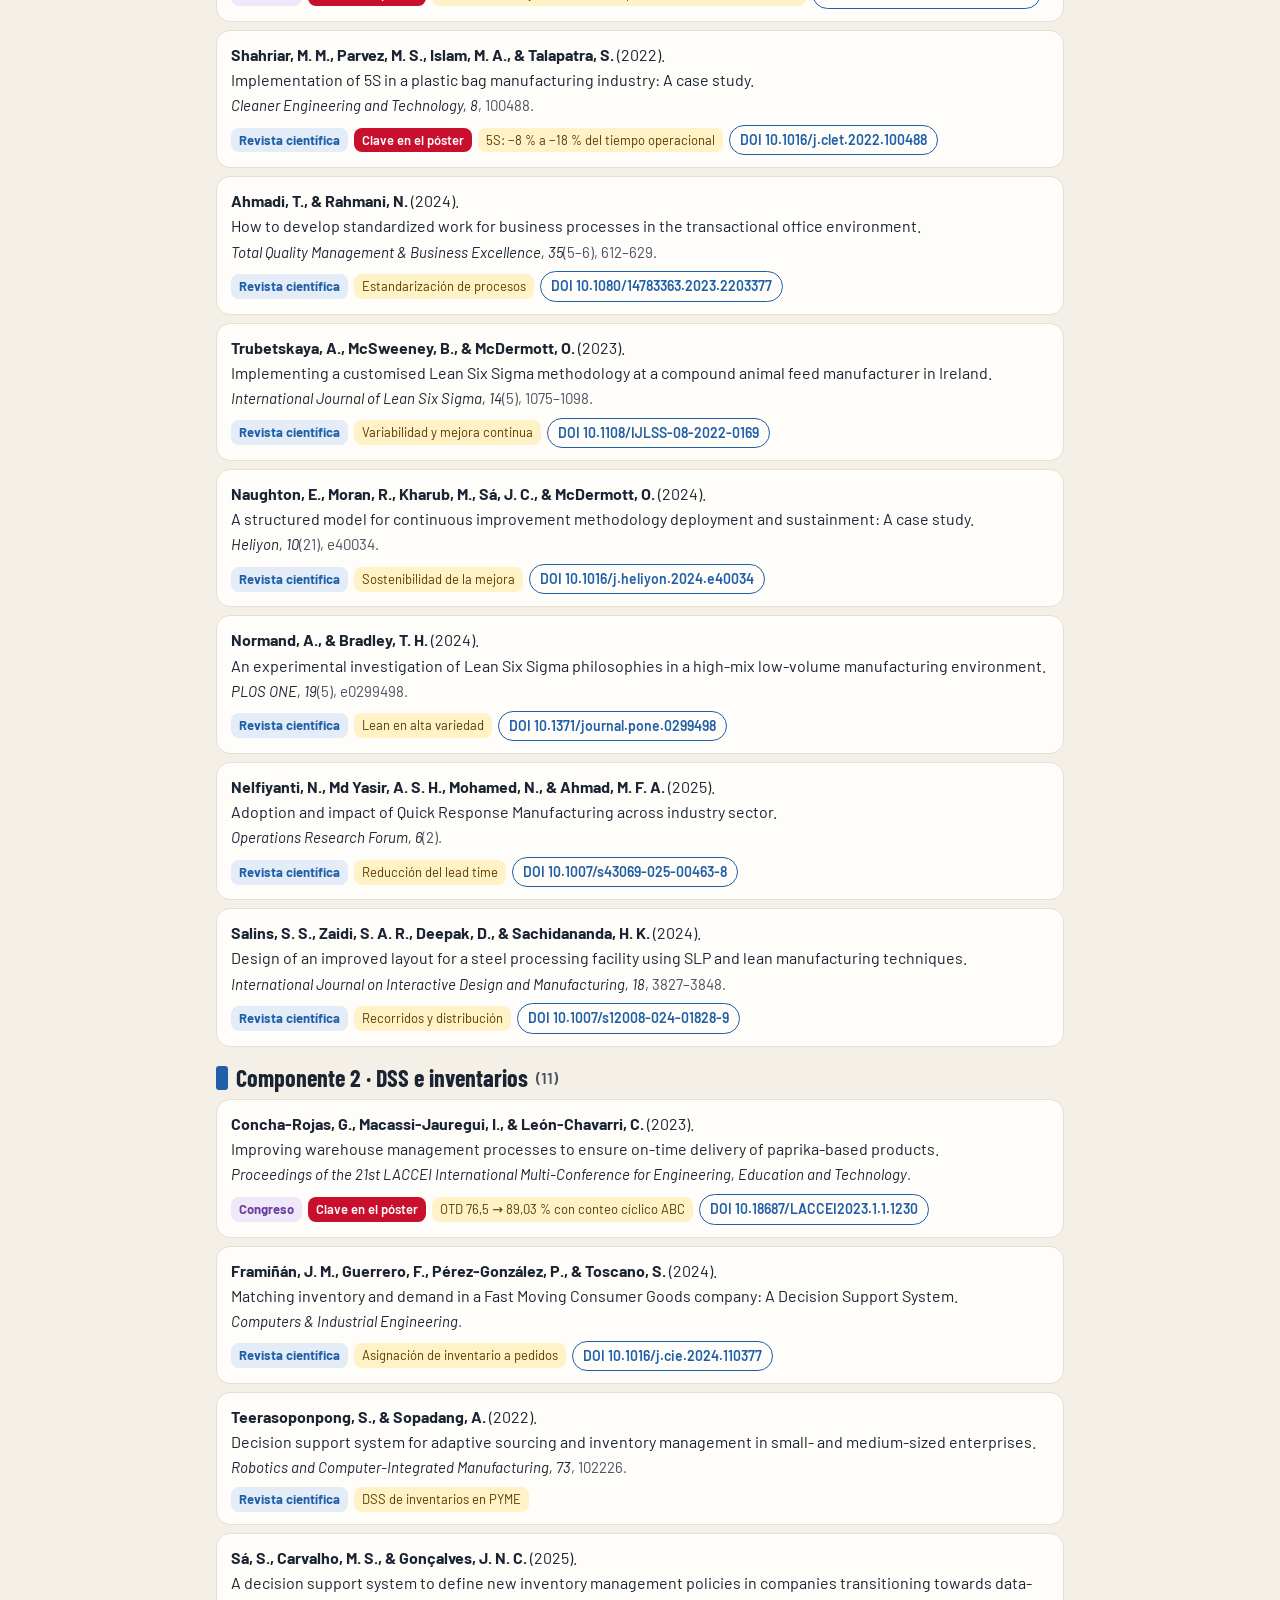
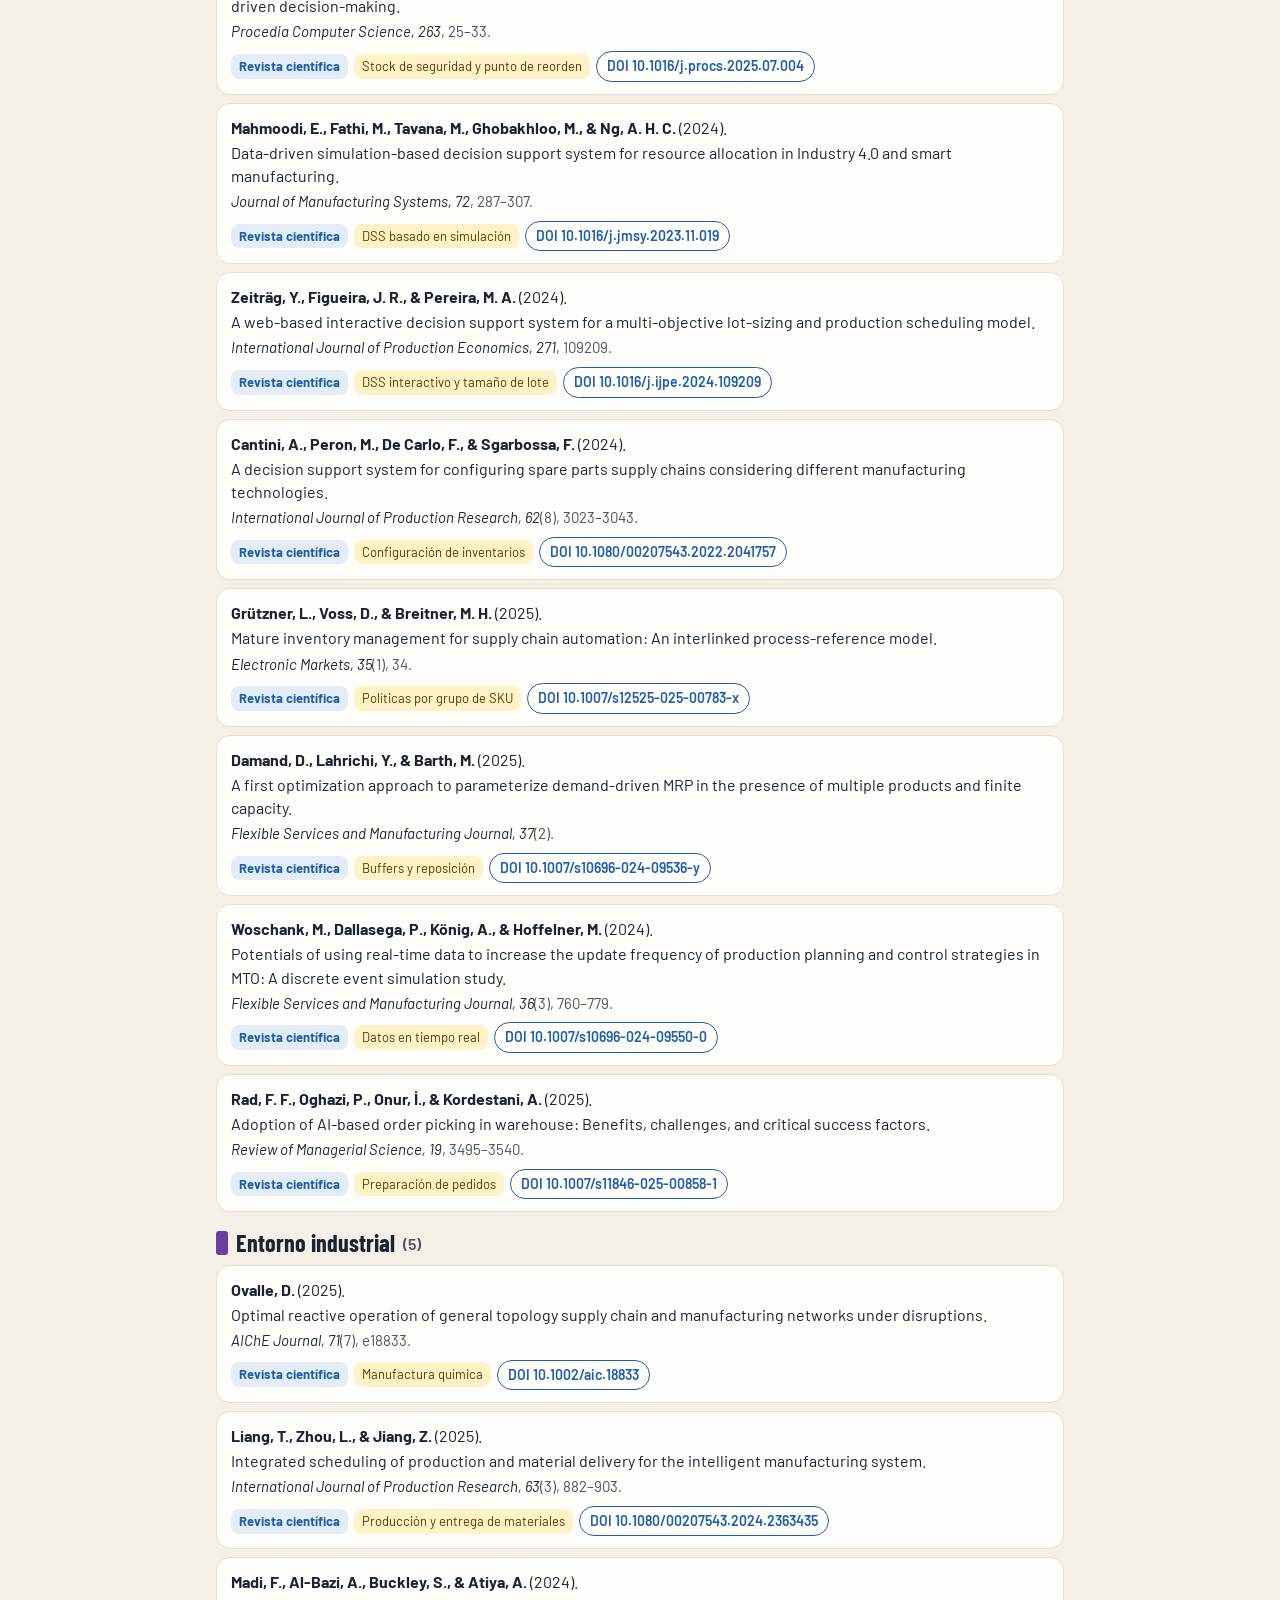
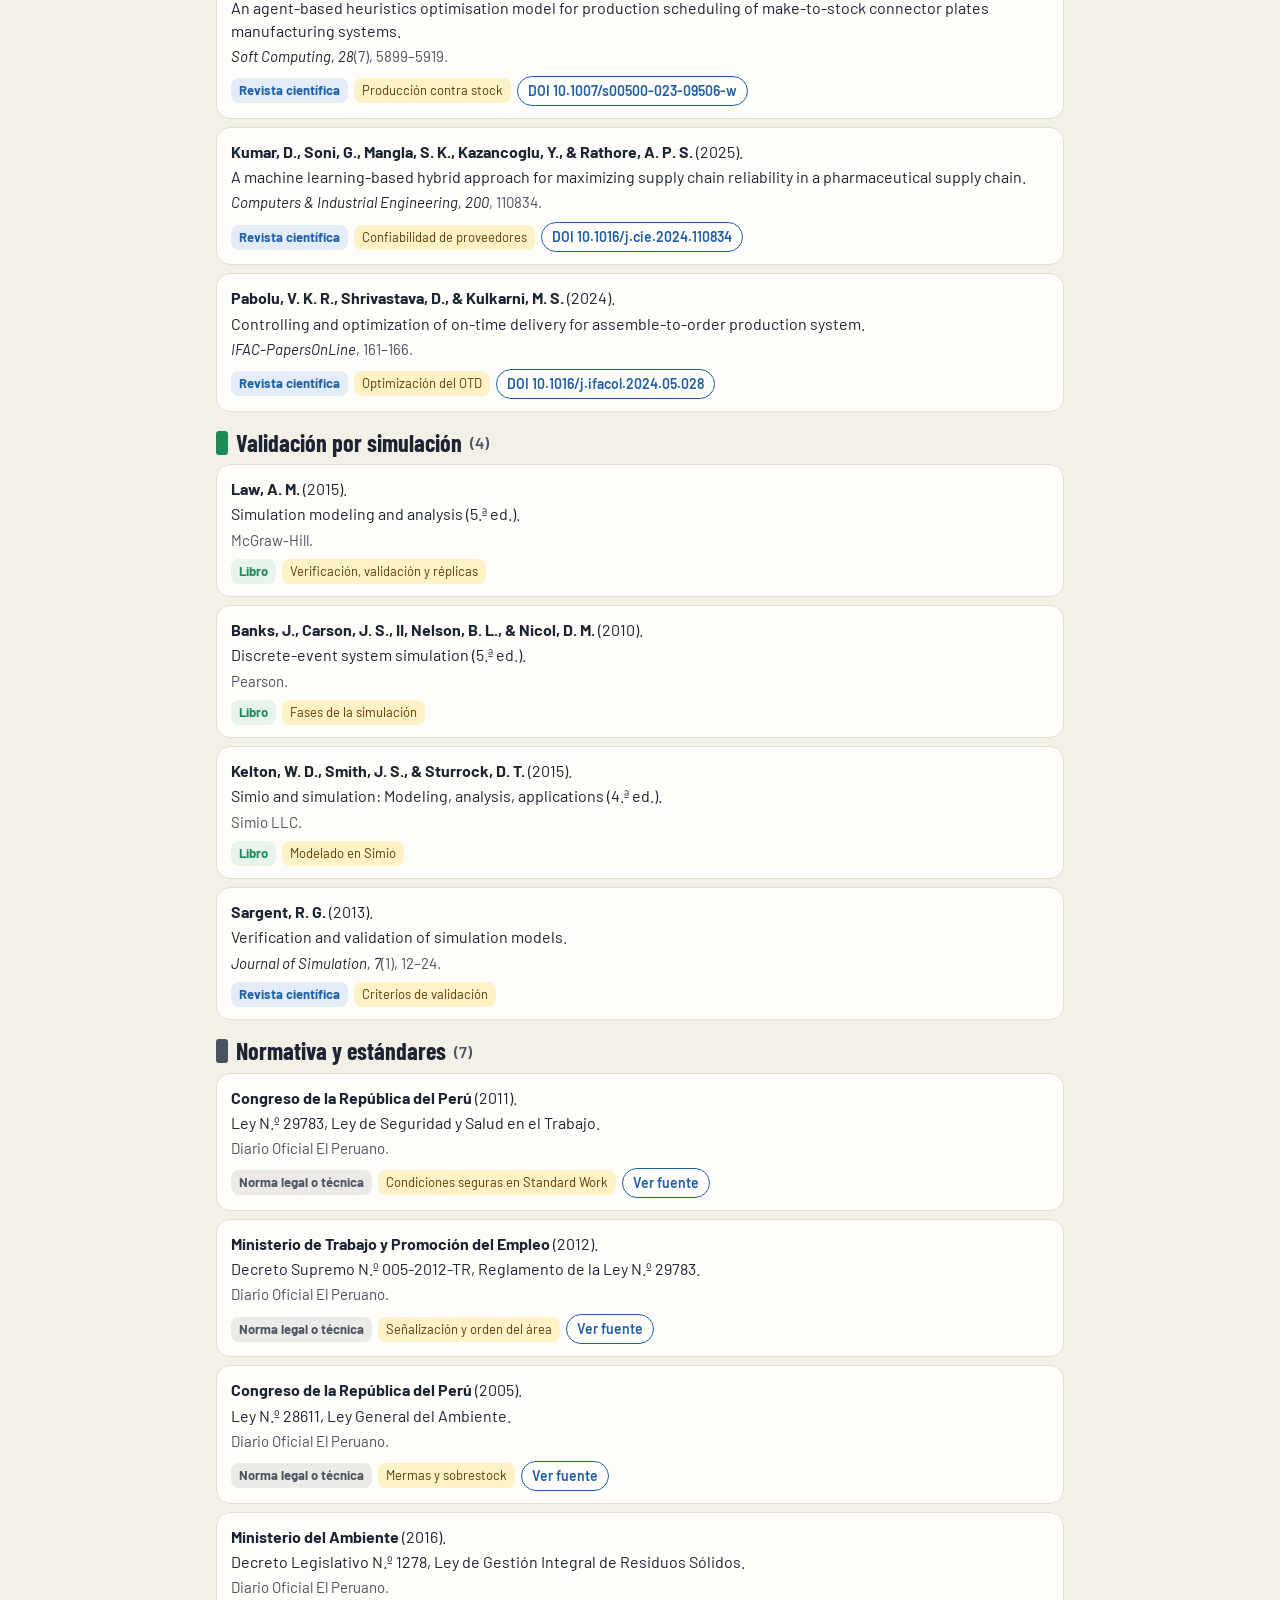
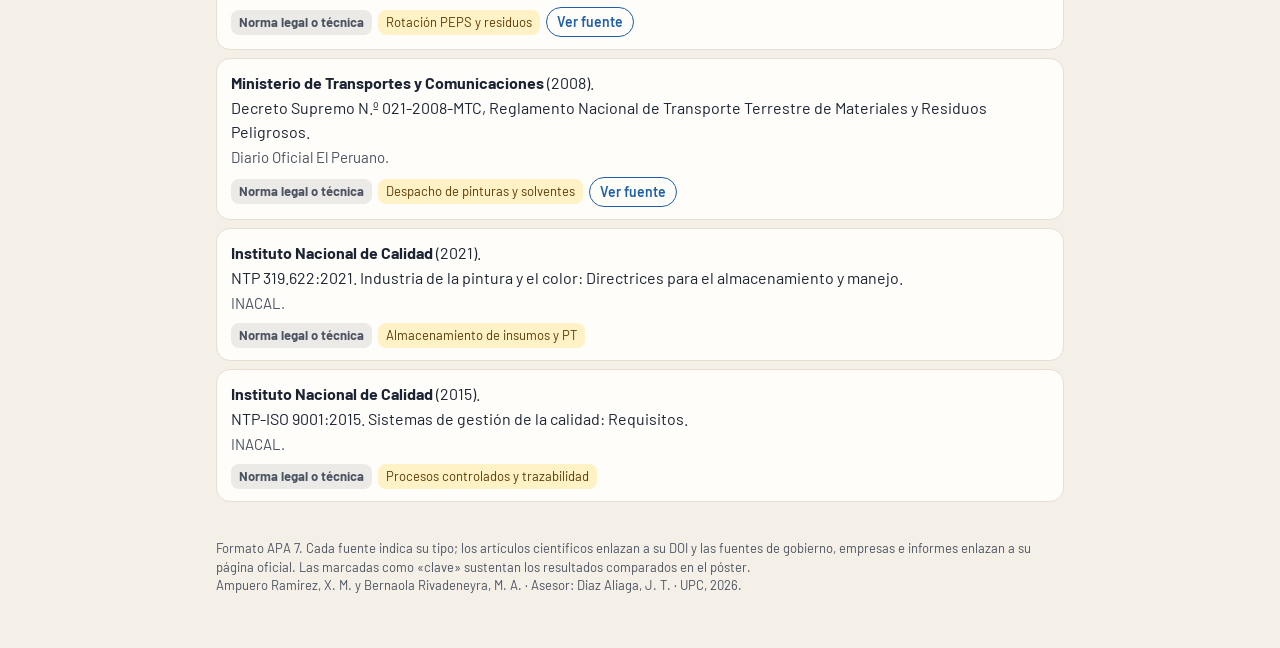
<file: referencias.html>
<!doctype html>
<html lang="es">
<head>
<meta charset="utf-8">
<meta name="viewport" content="width=device-width, initial-scale=1">
<title>Referencias de la investigación</title>
<meta name="description" content="Referencias bibliográficas de la tesis: Standard Work y DSS para incrementar el OTD en una MYPE fabricante de pinturas (UPC).">
<link rel="preconnect" href="https://fonts.googleapis.com">
<link rel="stylesheet" href="https://fonts.googleapis.com/css2?family=Barlow+Condensed:wght@700;800&family=Barlow:wght@400;500;600;700&display=swap">
<link rel="stylesheet" href="estilo.css">
<style>
.intro{display:flex;flex-wrap:wrap;gap:6px;margin:6px 0 14px}
.ref .tp{font-size:13px;font-weight:700;border-radius:8px;padding:3px 8px}
.ref .tp{font-size:13px;font-weight:700;border-radius:8px;padding:3px 8px}
.intro div{display:flex;align-items:baseline;gap:6px;background:#fff;border-radius:999px;padding:5px 12px;border:1.5px solid var(--line)}
.intro b{font-family:"Barlow Condensed",sans-serif;font-size:20px;line-height:1}
.intro span{font-size:14px;color:var(--muted)}
.tools{position:sticky;top:0;background:var(--paper);padding:8px 0 10px;z-index:2;border-bottom:1.5px solid var(--line)}
.search{width:100%;min-height:46px;border:2px solid var(--line);border-radius:12px;padding:10px 12px;font:inherit;background:#fff}
.search:focus{outline:none;border-color:var(--blue)}
.chips{display:flex;gap:6px;overflow-x:auto;padding-top:8px;scrollbar-width:none}
.chips button{flex-shrink:0;min-height:38px;border:1.5px solid var(--line);background:#fff;border-radius:999px;padding:6px 12px;font-size:14px;font-weight:600;color:var(--ink);cursor:pointer}
.chips button[aria-pressed="true"]{background:var(--ink);color:#fff;border-color:var(--ink)}
section.cat{margin-top:18px}
section.cat h2{display:flex;align-items:center;gap:8px;margin:0 0 8px;font-family:"Barlow Condensed",sans-serif;font-size:24px;line-height:1.1}
section.cat h2 i{width:12px;height:24px;border-radius:3px;display:inline-block;flex-shrink:0}
.ref{background:var(--card);border:1.5px solid var(--line);border-radius:14px;padding:12px 14px;margin-bottom:8px}
.ref .who{font-weight:700}
.ref .ti{margin:2px 0 4px}
.ref .src{color:var(--muted);font-size:15px}
.ref .src em{color:var(--ink)}
.ref .row{display:flex;flex-wrap:wrap;gap:6px;align-items:center;margin-top:8px}
.ref .doi{font-size:14px;font-weight:600;text-decoration:none;border:1.5px solid var(--blue);border-radius:999px;padding:4px 10px;word-break:break-all}
.ref .use{font-size:13px;color:#5A3A00;background:#FFF2C6;border-radius:8px;padding:3px 8px}
.ref .key{font-size:13px;color:#fff;background:var(--red);border-radius:8px;padding:3px 8px;font-weight:600}
.empty{padding:24px 0;color:var(--muted)}
@media (max-width:520px){.top h1{font-size:22px}}
</style>
</head>
<body>
<header class="top"><div class="wrap">
<img src="img/logo_upc.png" alt="UPC">
<div class="t"><p class="k">Póster de tesis · Ingeniería Industrial UPC</p><h1>Referencias</h1></div>
</div></header>
<main class="wrap">
<nav class="nav" aria-label="Recursos del póster"><a href="poster.pdf" class="back" data-back>← Volver al póster</a><a href="index.html">Inicio</a><a href="referencias.html" aria-current="page">Referencias</a><a href="dss.html">Explora el DSS</a><a href="planta.html">Recorre la planta</a></nav>
<p style="margin:4px 0 8px">Fuentes de la investigación «Propuesta de mejora para incrementar las entregas a tiempo mediante Standard Work y un sistema de soporte a la decisión para la gestión de inventarios en una MYPE fabricante de pinturas», ordenadas según la parte del trabajo que sustentan.</p>
<div class="intro" id="stats"></div>
<div class="tools">
<label for="q" class="cond" style="font-size:15px;font-weight:700;color:var(--muted)">Buscar por autor, título o tema</label>
<input id="q" class="search" type="search" placeholder="Ejemplo: Simio, 5S, inventario" autocomplete="off">
<div class="chips" id="chips" role="group" aria-label="Filtrar por tema"></div>
</div>
<div id="list"></div>
<p class="foot">Formato APA 7. Cada fuente indica su tipo; los artículos científicos enlazan a su DOI y las fuentes de gobierno, empresas e informes enlazan a su página oficial. Las marcadas como «clave» sustentan los resultados comparados en el póster.<br>Ampuero Ramirez, X. M. y Bernaola Rivadeneyra, M. A. · Asesor: Diaz Aliaga, J. T. · UPC, 2026.</p>
</main>
<script>
var CATS=[
{id:'ctx',n:'Contexto del sector',c:'#16325C'},
{id:'otd',n:'Problema: entregas a tiempo',c:'#C8102E'},
{id:'sw',n:'Componente 1 · Standard Work',c:'#E8601C'},
{id:'dss',n:'Componente 2 · DSS e inventarios',c:'#1F5FA8'},
{id:'ind',n:'Entorno industrial',c:'#6A3FA0'},
{id:'sim',n:'Validación por simulación',c:'#1E8A5A'},
{id:'norm',n:'Normativa y estándares',c:'#4A5361'}];
var R=[
{tp:'gob',c:'ctx',a:'Ministerio de la Producción',y:'2026',t:'Sector Manufactura: Resultados del desempeño de la industria manufacturera – Año 2025 [Reporte coyuntural]',s:'PRODUCE',u:'https://www.producempresarial.pe/wp-content/uploads/2026/03/Reporte-Sectorial-de-Desempeno-del-Sector-Manufactura-Ano-2025-.pdf',use:'Caída de 15,8 % en pinturas y barnices; 98,9 % MYPE'},
{tp:'gob',c:'ctx',a:'Ministerio de la Producción',y:'2026, 20 de mayo',t:'PBI Manufactura creció 3.6 % en marzo de 2026 y contribuyó con más de S/6170 millones a la economía nacional [Nota de prensa]',s:'Plataforma del Estado Peruano',u:'https://www.gob.pe/institucion/produce/noticias/1394260-pbi-manufactura-crecio-3-6-en-marzo-de-2026-y-contribuyo-con-mas-de-s-6170-millones-a-la-economia-nacional',use:'Crecimiento del PBI manufactura'},
{tp:'gob',c:'ctx',a:'Ministerio de la Producción',y:'2026, 8 de junio',t:'Ministro de la Producción: las MYPE representan el 99 % de las empresas del país y son clave para impulsar un Perú más competitivo [Nota de prensa]',s:'Plataforma del Estado Peruano',u:'https://www.gob.pe/institucion/produce/noticias/1403508-ministro-de-la-produccion-las-mype-representan-el-99-de-las-empresas-del-pais-y-son-clave-para-impulsar-un-peru-mas-competitivo',use:'Representatividad MYPE'},
{tp:'gob',c:'ctx',a:'Instituto Nacional de Estadística e Informática',y:'2026, 15 de septiembre',t:'Producción nacional creció 3,56 % en julio de 2026 [Nota de prensa]',s:'Gob.pe',u:'https://www.gob.pe/institucion/inei/noticias/1444369-produccion-nacional-crecio-3-56-en-julio-de-2026',use:'Manufactura −1,81 % interanual'},
{tp:'mer',c:'ctx',a:'Mordor Intelligence',y:'2026',t:'Paints and coatings market size & share analysis – Growth trends and forecast (2026–2031)',s:'Mordor Intelligence',u:'https://www.mordorintelligence.com/industry-reports/paints-and-coatings-market',use:'Mercado global de pinturas'},
{tp:'mer',c:'ctx',a:'The Business Research Company',y:'2026',t:'Paints and coatings market report 2026',s:'Research and Markets',u:'https://www.researchandmarkets.com/reports/5781287/paints-coatings-market-report',use:'Demanda del mercado de pinturas'},
{tp:'org',c:'ctx',a:'United Nations Industrial Development Organization',y:'2026',t:'World manufacturing production and trade: Quarterly report, Q1 2026',s:'UNIDO Statistics Portal',u:'https://stat.unido.org/publications/qiip',use:'Producción manufacturera global'},
{tp:'org',c:'otd',a:'Tractian',y:'2026',t:'Entrega a tiempo [Glosario]',s:'Tractian',u:'https://tractian.com/es/glosario/on-time-delivery',use:'Referencia OTD 90–95 %'},
{tp:'org',c:'otd',a:'Association for Supply Chain Management',y:'2022',t:'Supply Chain Operations Reference (SCOR) Digital Standard (Versión 12.0)',s:'ASCM',u:'https://www.ascm.org/learning-development/scor-digital-standard/',use:'Definición y cálculo del OTD'},
{tp:'rev',c:'otd',a:'Carvalho, H., Naghshineh, B., Govindan, K., & Cruz-Machado, V.',y:'2022',t:'The resilience of on-time delivery to capacity and material shortages: An empirical investigation in the automotive supply chain',s:'<em>Computers &amp; Industrial Engineering, 171</em>, 108375',d:'10.1016/j.cie.2022.108375',use:'Nivel de cumplimiento OTD'},
{tp:'rev',c:'otd',a:'Rokoss, A., Syberg, M., Tomidei, L., Hülsing, C., Deuse, J., & Schmidt, M.',y:'2024',t:'Case study on delivery time determination using a machine learning approach in small batch production companies',s:'<em>Journal of Intelligent Manufacturing, 35</em>(8), 3937–3958',d:'10.1007/s10845-023-02290-2',use:'Precisión del lead time'},
{tp:'rev',c:'otd',a:'Bergenhenegouwen, T., Kasper, H., & Bokhorst, J. A. C.',y:'2024',t:'Managing premature idleness in high-variety manufacturing',s:'<em>Flexible Services and Manufacturing Journal, 36</em>(4), 1201–1232',d:'10.1007/s10696-023-09521-x',use:'Tiempos ociosos'},
{tp:'rev',c:'otd',a:'Jonsson, P., Öhlin, J., Shurrab, H., Bystedt, J., Sheikh Muhammad, A., & Verendel, V.',y:'2024',t:'What are the root causes of material delivery schedule inaccuracy in supply chains?',s:'<em>International Journal of Operations &amp; Production Management, 44</em>(13), 34–68',d:'10.1108/IJOPM-12-2022-0806',use:'Variabilidad del abastecimiento'},
{tp:'rev',c:'otd',a:'Mundt, C., & Lödding, H.',y:'2025',t:'Coping with the uncertainties of make-to-order production: A new approach for determining reliable delivery times with the throughput diagram',s:'<em>Production Planning &amp; Control, 36</em>(8), 1110–1136',d:'10.1080/09537287.2024.2344066',use:'Fechas de entrega confiables'},
{tp:'rev',c:'otd',a:'Puspitawati, L., Lhutfi, I., & Qudratov, I.',y:'2024',t:'Enhancing inventory efficiency: The role of Strategic Management Accounting and Integrated Management Accounting Information systems',s:'<em>Cogent Business &amp; Management, 11</em>(1), 2429801',d:'10.1080/23311975.2024.2429801',use:'Información integrada de inventarios'},
{tp:'rev',c:'otd',a:'Galindo-Alvarez, K., & Macassi-Jauregui, I.',y:'2023',t:'Inventory management model integrating Lean and FLD to increase service level in an automotive retail: An empirical research in Peru',s:'<em>International Journal of Modeling and Optimization, 13</em>(3), 72–79',d:'10.7763/IJMO.2023.V13.828',use:'Nivel de servicio en MYPE peruana'},
{tp:'con',c:'sw',k:1,a:'Montoya, L., Avalos, M., & Macassi, I.',y:'2023',t:'Reduction of delivery times for orders in small and medium-sized paint businesses based on Standard Work and Raw Material Management',s:'<em>Proceedings of the 21st LACCEI International Multi-Conference for Engineering, Education and Technology</em>',d:'10.18687/LACCEI2023.1.1.1263',use:'Standard Work y MP en MYPE de pinturas: rotura 6,52 → 0,22 %'},
{tp:'rev',c:'sw',k:1,a:'Shahriar, M. M., Parvez, M. S., Islam, M. A., & Talapatra, S.',y:'2022',t:'Implementation of 5S in a plastic bag manufacturing industry: A case study',s:'<em>Cleaner Engineering and Technology, 8</em>, 100488',d:'10.1016/j.clet.2022.100488',use:'5S: −8 % a −18 % del tiempo operacional'},
{tp:'rev',c:'sw',a:'Ahmadi, T., & Rahmani, N.',y:'2024',t:'How to develop standardized work for business processes in the transactional office environment',s:'<em>Total Quality Management &amp; Business Excellence, 35</em>(5–6), 612–629',d:'10.1080/14783363.2023.2203377',use:'Estandarización de procesos'},
{tp:'rev',c:'sw',a:'Trubetskaya, A., McSweeney, B., & McDermott, O.',y:'2023',t:'Implementing a customised Lean Six Sigma methodology at a compound animal feed manufacturer in Ireland',s:'<em>International Journal of Lean Six Sigma, 14</em>(5), 1075–1098',d:'10.1108/IJLSS-08-2022-0169',use:'Variabilidad y mejora continua'},
{tp:'rev',c:'sw',a:'Naughton, E., Moran, R., Kharub, M., Sá, J. C., & McDermott, O.',y:'2024',t:'A structured model for continuous improvement methodology deployment and sustainment: A case study',s:'<em>Heliyon, 10</em>(21), e40034',d:'10.1016/j.heliyon.2024.e40034',use:'Sostenibilidad de la mejora'},
{tp:'rev',c:'sw',a:'Normand, A., & Bradley, T. H.',y:'2024',t:'An experimental investigation of Lean Six Sigma philosophies in a high-mix low-volume manufacturing environment',s:'<em>PLOS ONE, 19</em>(5), e0299498',d:'10.1371/journal.pone.0299498',use:'Lean en alta variedad'},
{tp:'rev',c:'sw',a:'Nelfiyanti, N., Md Yasir, A. S. H., Mohamed, N., & Ahmad, M. F. A.',y:'2025',t:'Adoption and impact of Quick Response Manufacturing across industry sector',s:'<em>Operations Research Forum, 6</em>(2)',d:'10.1007/s43069-025-00463-8',use:'Reducción del lead time'},
{tp:'rev',c:'sw',a:'Salins, S. S., Zaidi, S. A. R., Deepak, D., & Sachidananda, H. K.',y:'2024',t:'Design of an improved layout for a steel processing facility using SLP and lean manufacturing techniques',s:'<em>International Journal on Interactive Design and Manufacturing, 18</em>, 3827–3848',d:'10.1007/s12008-024-01828-9',use:'Recorridos y distribución'},
{tp:'con',c:'dss',k:1,a:'Concha-Rojas, G., Macassi-Jauregui, I., & León-Chavarri, C.',y:'2023',t:'Improving warehouse management processes to ensure on-time delivery of paprika-based products',s:'<em>Proceedings of the 21st LACCEI International Multi-Conference for Engineering, Education and Technology</em>',d:'10.18687/LACCEI2023.1.1.1230',use:'OTD 76,5 → 89,03 % con conteo cíclico ABC'},
{tp:'rev',c:'dss',a:'Framiñán, J. M., Guerrero, F., Pérez-González, P., & Toscano, S.',y:'2024',t:'Matching inventory and demand in a Fast Moving Consumer Goods company: A Decision Support System',s:'<em>Computers &amp; Industrial Engineering</em>',d:'10.1016/j.cie.2024.110377',use:'Asignación de inventario a pedidos'},
{tp:'rev',c:'dss',a:'Teerasoponpong, S., & Sopadang, A.',y:'2022',t:'Decision support system for adaptive sourcing and inventory management in small- and medium-sized enterprises',s:'<em>Robotics and Computer-Integrated Manufacturing, 73</em>, 102226',use:'DSS de inventarios en PYME'},
{tp:'rev',c:'dss',a:'Sá, S., Carvalho, M. S., & Gonçalves, J. N. C.',y:'2025',t:'A decision support system to define new inventory management policies in companies transitioning towards data-driven decision-making',s:'<em>Procedia Computer Science, 263</em>, 25–33',d:'10.1016/j.procs.2025.07.004',use:'Stock de seguridad y punto de reorden'},
{tp:'rev',c:'dss',a:'Mahmoodi, E., Fathi, M., Tavana, M., Ghobakhloo, M., & Ng, A. H. C.',y:'2024',t:'Data-driven simulation-based decision support system for resource allocation in Industry 4.0 and smart manufacturing',s:'<em>Journal of Manufacturing Systems, 72</em>, 287–307',d:'10.1016/j.jmsy.2023.11.019',use:'DSS basado en simulación'},
{tp:'rev',c:'dss',a:'Zeiträg, Y., Figueira, J. R., & Pereira, M. A.',y:'2024',t:'A web-based interactive decision support system for a multi-objective lot-sizing and production scheduling model',s:'<em>International Journal of Production Economics, 271</em>, 109209',d:'10.1016/j.ijpe.2024.109209',use:'DSS interactivo y tamaño de lote'},
{tp:'rev',c:'dss',a:'Cantini, A., Peron, M., De Carlo, F., & Sgarbossa, F.',y:'2024',t:'A decision support system for configuring spare parts supply chains considering different manufacturing technologies',s:'<em>International Journal of Production Research, 62</em>(8), 3023–3043',d:'10.1080/00207543.2022.2041757',use:'Configuración de inventarios'},
{tp:'rev',c:'dss',a:'Grützner, L., Voss, D., & Breitner, M. H.',y:'2025',t:'Mature inventory management for supply chain automation: An interlinked process-reference model',s:'<em>Electronic Markets, 35</em>(1), 34',d:'10.1007/s12525-025-00783-x',use:'Políticas por grupo de SKU'},
{tp:'rev',c:'dss',a:'Damand, D., Lahrichi, Y., & Barth, M.',y:'2025',t:'A first optimization approach to parameterize demand-driven MRP in the presence of multiple products and finite capacity',s:'<em>Flexible Services and Manufacturing Journal, 37</em>(2)',d:'10.1007/s10696-024-09536-y',use:'Buffers y reposición'},
{tp:'rev',c:'dss',a:'Woschank, M., Dallasega, P., König, A., & Hoffelner, M.',y:'2024',t:'Potentials of using real-time data to increase the update frequency of production planning and control strategies in MTO: A discrete event simulation study',s:'<em>Flexible Services and Manufacturing Journal, 36</em>(3), 760–779',d:'10.1007/s10696-024-09550-0',use:'Datos en tiempo real'},
{tp:'rev',c:'dss',a:'Rad, F. F., Oghazi, P., Onur, İ., & Kordestani, A.',y:'2025',t:'Adoption of AI-based order picking in warehouse: Benefits, challenges, and critical success factors',s:'<em>Review of Managerial Science, 19</em>, 3495–3540',d:'10.1007/s11846-025-00858-1',use:'Preparación de pedidos'},
{tp:'rev',c:'ind',a:'Ovalle, D.',y:'2025',t:'Optimal reactive operation of general topology supply chain and manufacturing networks under disruptions',s:'<em>AIChE Journal, 71</em>(7), e18833',d:'10.1002/aic.18833',use:'Manufactura química'},
{tp:'rev',c:'ind',a:'Liang, T., Zhou, L., & Jiang, Z.',y:'2025',t:'Integrated scheduling of production and material delivery for the intelligent manufacturing system',s:'<em>International Journal of Production Research, 63</em>(3), 882–903',d:'10.1080/00207543.2024.2363435',use:'Producción y entrega de materiales'},
{tp:'rev',c:'ind',a:'Madi, F., Al-Bazi, A., Buckley, S., & Atiya, A.',y:'2024',t:'An agent-based heuristics optimisation model for production scheduling of make-to-stock connector plates manufacturing systems',s:'<em>Soft Computing, 28</em>(7), 5899–5919',d:'10.1007/s00500-023-09506-w',use:'Producción contra stock'},
{tp:'rev',c:'ind',a:'Kumar, D., Soni, G., Mangla, S. K., Kazancoglu, Y., & Rathore, A. P. S.',y:'2025',t:'A machine learning-based hybrid approach for maximizing supply chain reliability in a pharmaceutical supply chain',s:'<em>Computers &amp; Industrial Engineering, 200</em>, 110834',d:'10.1016/j.cie.2024.110834',use:'Confiabilidad de proveedores'},
{tp:'rev',c:'ind',a:'Pabolu, V. K. R., Shrivastava, D., & Kulkarni, M. S.',y:'2024',t:'Controlling and optimization of on-time delivery for assemble-to-order production system',s:'<em>IFAC-PapersOnLine</em>, 161–166',d:'10.1016/j.ifacol.2024.05.028',use:'Optimización del OTD'},
{tp:'lib',c:'sim',a:'Law, A. M.',y:'2015',t:'Simulation modeling and analysis (5.ª ed.)',s:'McGraw-Hill',use:'Verificación, validación y réplicas'},
{tp:'lib',c:'sim',a:'Banks, J., Carson, J. S., II, Nelson, B. L., & Nicol, D. M.',y:'2010',t:'Discrete-event system simulation (5.ª ed.)',s:'Pearson',use:'Fases de la simulación'},
{tp:'lib',c:'sim',a:'Kelton, W. D., Smith, J. S., & Sturrock, D. T.',y:'2015',t:'Simio and simulation: Modeling, analysis, applications (4.ª ed.)',s:'Simio LLC',use:'Modelado en Simio'},
{tp:'rev',c:'sim',a:'Sargent, R. G.',y:'2013',t:'Verification and validation of simulation models',s:'<em>Journal of Simulation, 7</em>(1), 12–24',use:'Criterios de validación'},
{tp:'norma',c:'norm',a:'Congreso de la República del Perú',y:'2011',t:'Ley N.º 29783, Ley de Seguridad y Salud en el Trabajo',s:'Diario Oficial El Peruano',u:'https://www.gob.pe/institucion/congreso-de-la-republica/normas-legales/229188-29783',use:'Condiciones seguras en Standard Work'},
{tp:'norma',c:'norm',a:'Ministerio de Trabajo y Promoción del Empleo',y:'2012',t:'Decreto Supremo N.º 005-2012-TR, Reglamento de la Ley N.º 29783',s:'Diario Oficial El Peruano',u:'https://www.gob.pe/institucion/mtpe/normas-legales/287310-005-2012-tr',use:'Señalización y orden del área'},
{tp:'norma',c:'norm',a:'Congreso de la República del Perú',y:'2005',t:'Ley N.º 28611, Ley General del Ambiente',s:'Diario Oficial El Peruano',u:'https://www.minam.gob.pe/disposiciones/ley-n-28611/',use:'Mermas y sobrestock'},
{tp:'norma',c:'norm',a:'Ministerio del Ambiente',y:'2016',t:'Decreto Legislativo N.º 1278, Ley de Gestión Integral de Residuos Sólidos',s:'Diario Oficial El Peruano',u:'https://www.minam.gob.pe/disposiciones/decreto-legislativo-n-1278/',use:'Rotación PEPS y residuos'},
{tp:'norma',c:'norm',a:'Ministerio de Transportes y Comunicaciones',y:'2008',t:'Decreto Supremo N.º 021-2008-MTC, Reglamento Nacional de Transporte Terrestre de Materiales y Residuos Peligrosos',s:'Diario Oficial El Peruano',u:'https://www.gob.pe/institucion/mtc/normas-legales/258381-021-2008-mtc',use:'Despacho de pinturas y solventes'},
{tp:'norma',c:'norm',a:'Instituto Nacional de Calidad',y:'2021',t:'NTP 319.622:2021. Industria de la pintura y el color: Directrices para el almacenamiento y manejo',s:'INACAL',use:'Almacenamiento de insumos y PT'},
{tp:'norma',c:'norm',a:'Instituto Nacional de Calidad',y:'2015',t:'NTP-ISO 9001:2015. Sistemas de gestión de la calidad: Requisitos',s:'INACAL',use:'Procesos controlados y trazabilidad'}
];
var TP={rev:['Revista científica','#1F5FA8','#E3ECF7'],con:['Congreso','#6A3FA0','#EFE8F8'],lib:['Libro','#1E8A5A','#E6F4EC'],gob:['Gobierno','#16325C','#E4E9F2'],norma:['Norma legal o técnica','#4A5361','#ECEAE6'],mer:['Informe de mercado','#9A3D0B','#FDEFE6'],org:['Organización','#7A4D00','#FFF2C6']};
var state={q:'',cat:'all'};
function esc(s){return String(s).replace(/[&<>"]/g,function(m){return{'&':'&amp;','<':'&lt;','>':'&gt;','"':'&quot;'}[m]})}
function stats(){var c={};R.forEach(function(r){c[r.tp]=(c[r.tp]||0)+1});var h='';['rev','con','lib','gob','norma','mer','org'].forEach(function(k){if(c[k])h+='<div><b style="color:'+TP[k][1]+'">'+c[k]+'</b><span>'+TP[k][0]+(c[k]>1&&k!=='norma'?'':'')+'</span></div>'});document.getElementById('stats').innerHTML=h}
function chips(){var h='<button type="button" data-c="all" aria-pressed="'+(state.cat==='all')+'">Todas</button>';CATS.forEach(function(c){h+='<button type="button" data-c="'+c.id+'" aria-pressed="'+(state.cat===c.id)+'">'+c.n+'</button>'});var el=document.getElementById('chips');el.innerHTML=h;el.querySelectorAll('button').forEach(function(b){b.onclick=function(){state.cat=b.getAttribute('data-c');chips();render()}})}
function render(){var q=state.q.toLowerCase().normalize('NFD').replace(/[̀-ͯ]/g,'');var h='',n=0;CATS.forEach(function(c){if(state.cat!=='all'&&state.cat!==c.id)return;var items=R.filter(function(r){if(r.c!==c.id)return false;if(!q)return true;var t=(r.a+' '+r.y+' '+r.t+' '+r.s+' '+(r.use||'')).toLowerCase().normalize('NFD').replace(/[̀-ͯ]/g,'');return t.indexOf(q)>=0});if(!items.length)return;n+=items.length;h+='<section class="cat"><h2><i style="background:'+c.c+'"></i>'+c.n+' <span style="font-size:16px;color:var(--muted);font-family:Barlow,sans-serif;font-weight:600">('+items.length+')</span></h2>';items.forEach(function(r){var link=r.d?'https://doi.org/'+r.d:r.u;h+='<article class="ref"><div><span class="who">'+esc(r.a)+'</span> ('+esc(r.y)+').</div><div class="ti">'+esc(r.t)+'.</div><div class="src">'+r.s+'.</div><div class="row">'+'<span class="tp" style="color:'+TP[r.tp][1]+';background:'+TP[r.tp][2]+'">'+TP[r.tp][0]+'</span>'+(r.k?'<span class="key">Clave en el póster</span>':'')+(r.use?'<span class="use">'+esc(r.use)+'</span>':'')+(link?'<a class="doi" href="'+link+'" target="_blank" rel="noopener">'+(r.d?'DOI '+esc(r.d):'Ver fuente')+'</a>':'')+'</div></article>'});h+='</section>'});document.getElementById('list').innerHTML=n?h:'<p class="empty">No hay resultados para esa búsqueda.</p>'}
document.getElementById('q').addEventListener('input',function(e){state.q=e.target.value;render()});
stats();chips();render();
</script>
<script src="back.js"></script>
</body>
</html>
</file>
<file: estilo.css>
:root{--navy:#16325C;--red:#C8102E;--orange:#E8601C;--blue:#1F5FA8;--green:#1E8A5A;--purple:#6A3FA0;--ink:#1B2433;--muted:#4A5361;--paper:#F5F0E7;--card:#FFFDF9;--line:#E6DED2}
*{box-sizing:border-box}
html{-webkit-text-size-adjust:100%}
body{margin:0;background:var(--paper);color:var(--ink);font-family:Barlow,system-ui,-apple-system,"Segoe UI",sans-serif;font-size:16px;line-height:1.45}
.cond{font-family:"Barlow Condensed",Barlow,system-ui,sans-serif}
a{color:var(--blue)}
.wrap{max-width:880px;margin:0 auto;padding:0 16px}
.top{background:var(--navy);color:#fff;border-bottom:6px solid var(--red)}
.top .wrap{display:flex;align-items:center;gap:12px;padding-top:12px;padding-bottom:12px}
.top img{height:40px;background:#fff;border-radius:8px;padding:4px}
.top .t{flex:1;min-width:0}
.top .k{font-size:12px;letter-spacing:.08em;text-transform:uppercase;color:#C9D6EA;margin:0}
.top h1{margin:0;font-family:"Barlow Condensed",sans-serif;font-weight:800;font-size:26px;line-height:1.05}
.nav{display:flex;gap:6px;flex-wrap:wrap;padding:10px 0}
.nav a{font-size:14px;font-weight:600;text-decoration:none;color:var(--navy);background:#fff;border:1.5px solid var(--line);border-radius:999px;padding:6px 12px}
.nav a[aria-current="page"]{background:var(--navy);color:#fff;border-color:var(--navy)}
.foot{font-size:13px;color:var(--muted);padding:24px 0 40px}
.pill{display:inline-flex;align-items:center;gap:4px;border-radius:999px;padding:3px 10px;font-size:13px;font-weight:600}
button{font:inherit}
.btn{display:inline-flex;align-items:center;justify-content:center;gap:6px;min-height:44px;padding:8px 16px;border-radius:10px;border:2px solid var(--navy);background:#fff;color:var(--navy);font-weight:700;cursor:pointer;text-decoration:none}
.btn.primary{background:var(--navy);color:#fff}
.demo{background:#FFF2C6;color:#6B4A00;border-radius:10px;padding:8px 12px;font-size:14px;font-weight:600}
.nav a.back{background:var(--red);color:#fff;border-color:var(--red)}
</file>
